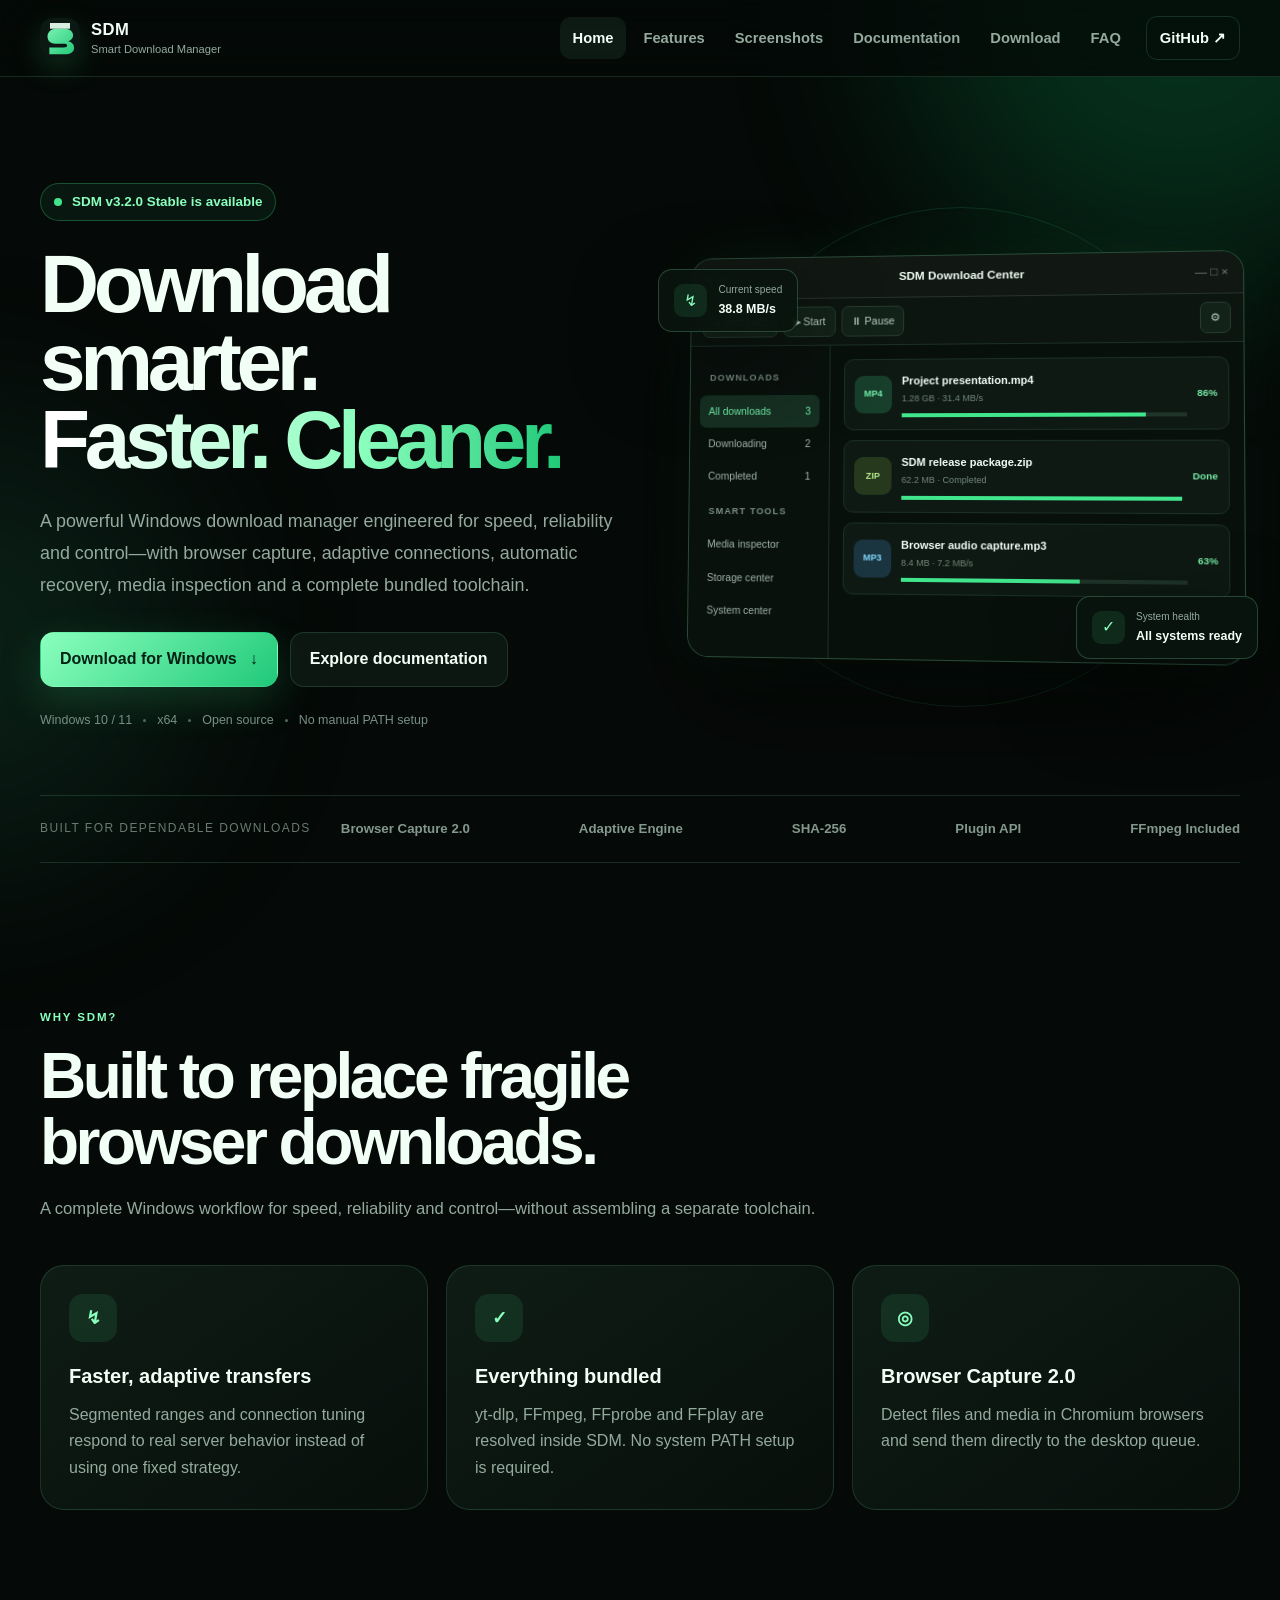
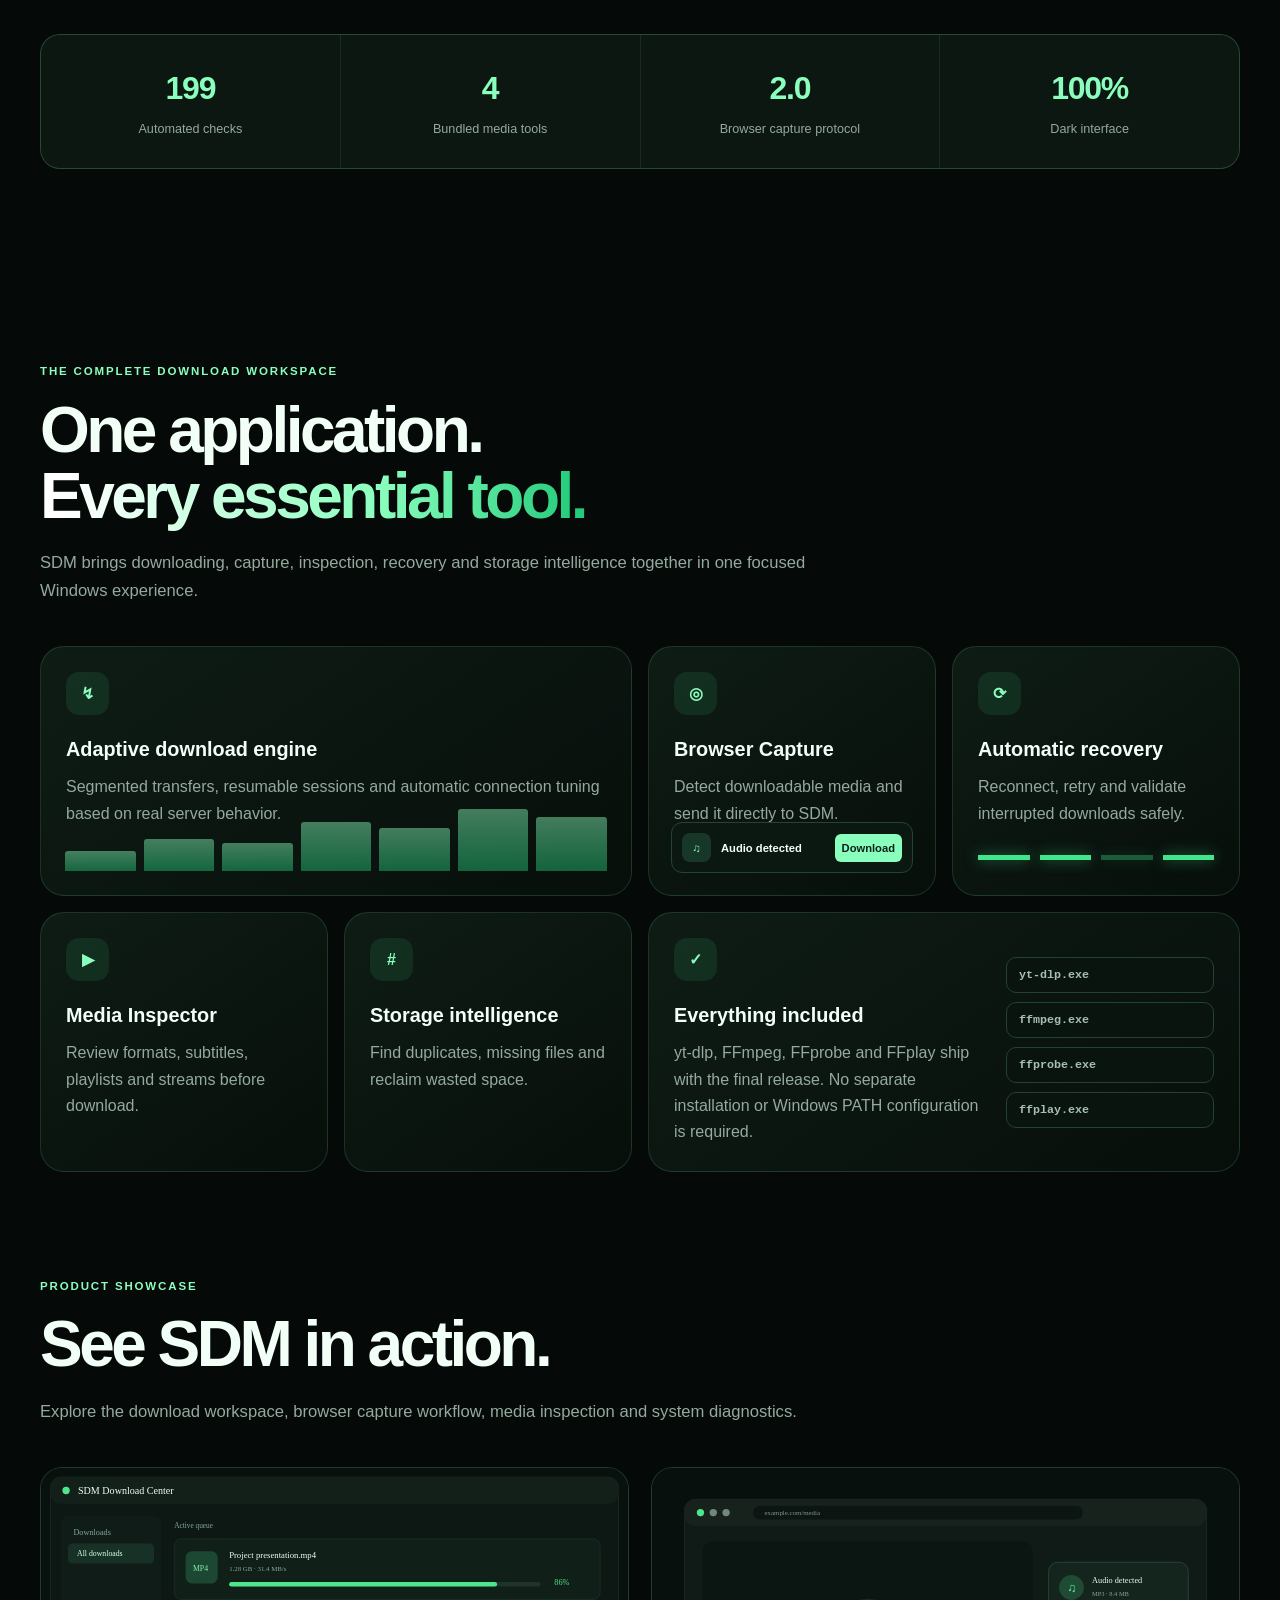
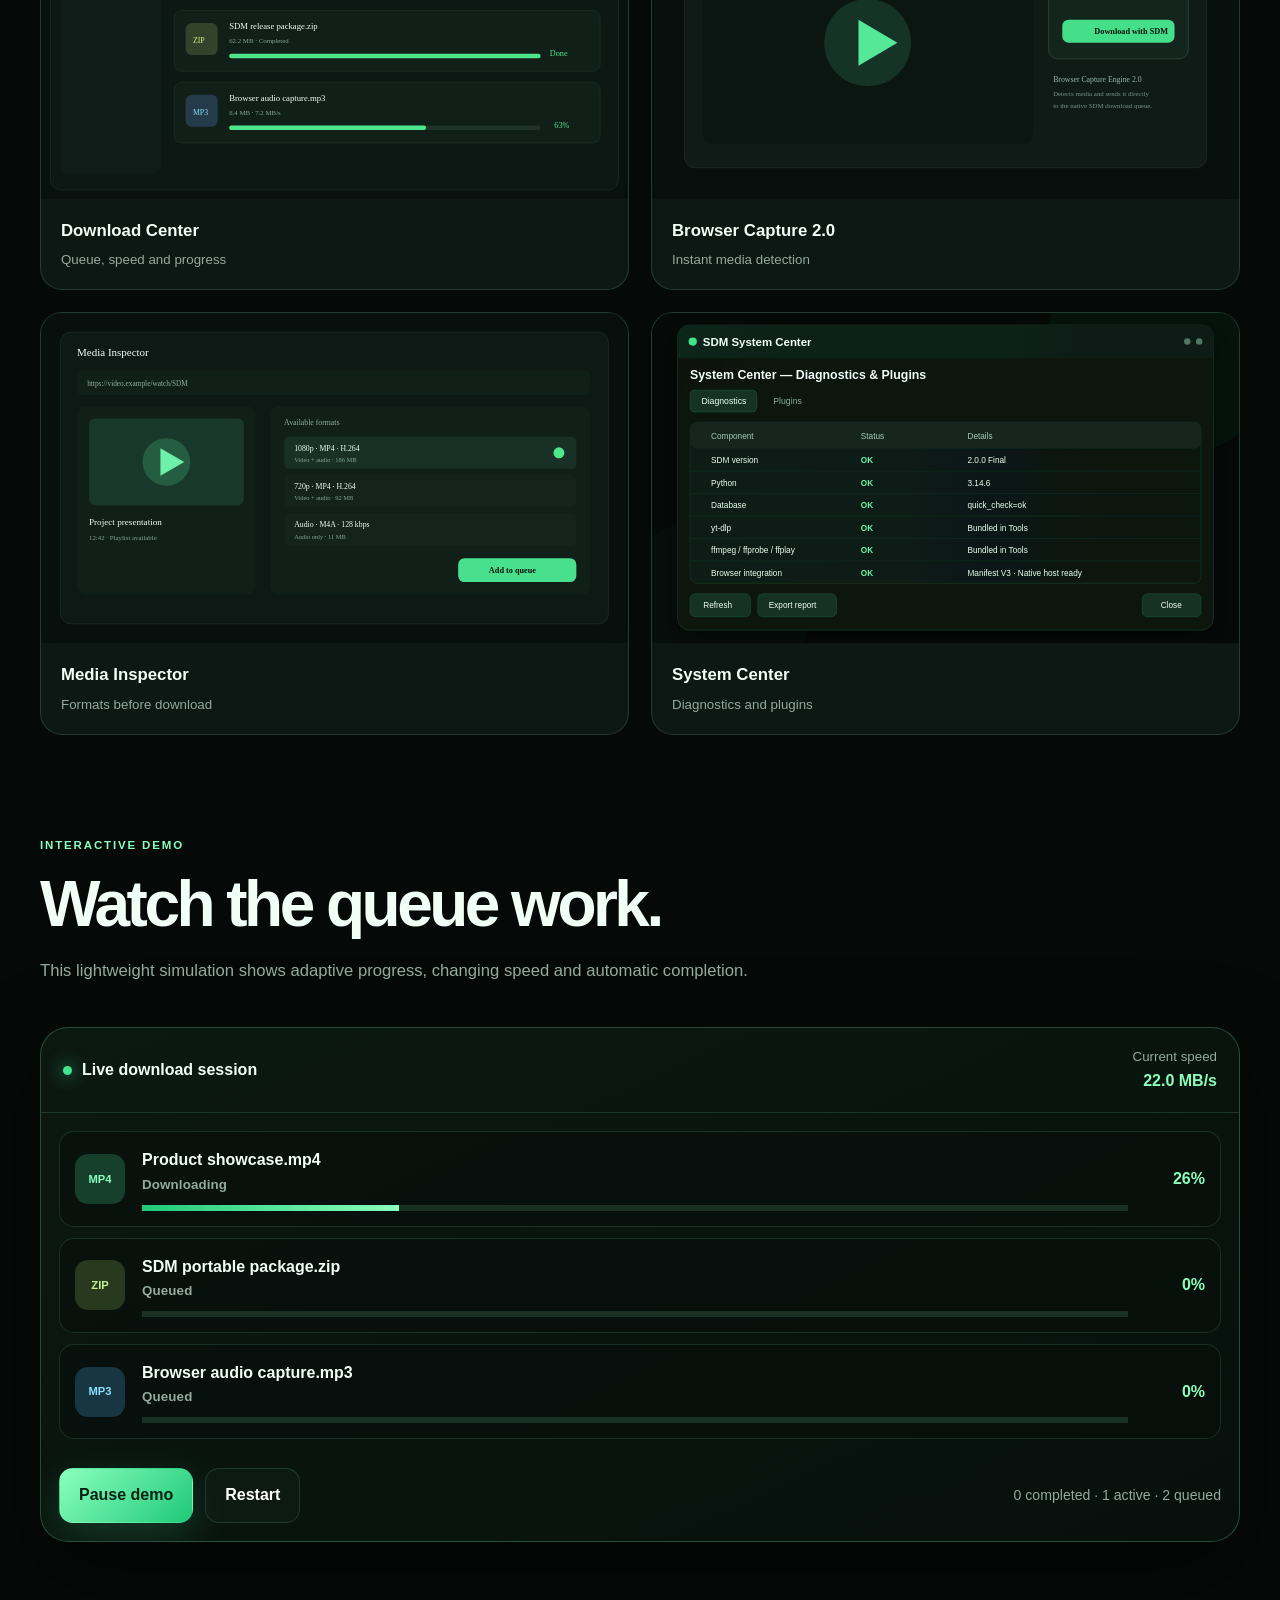
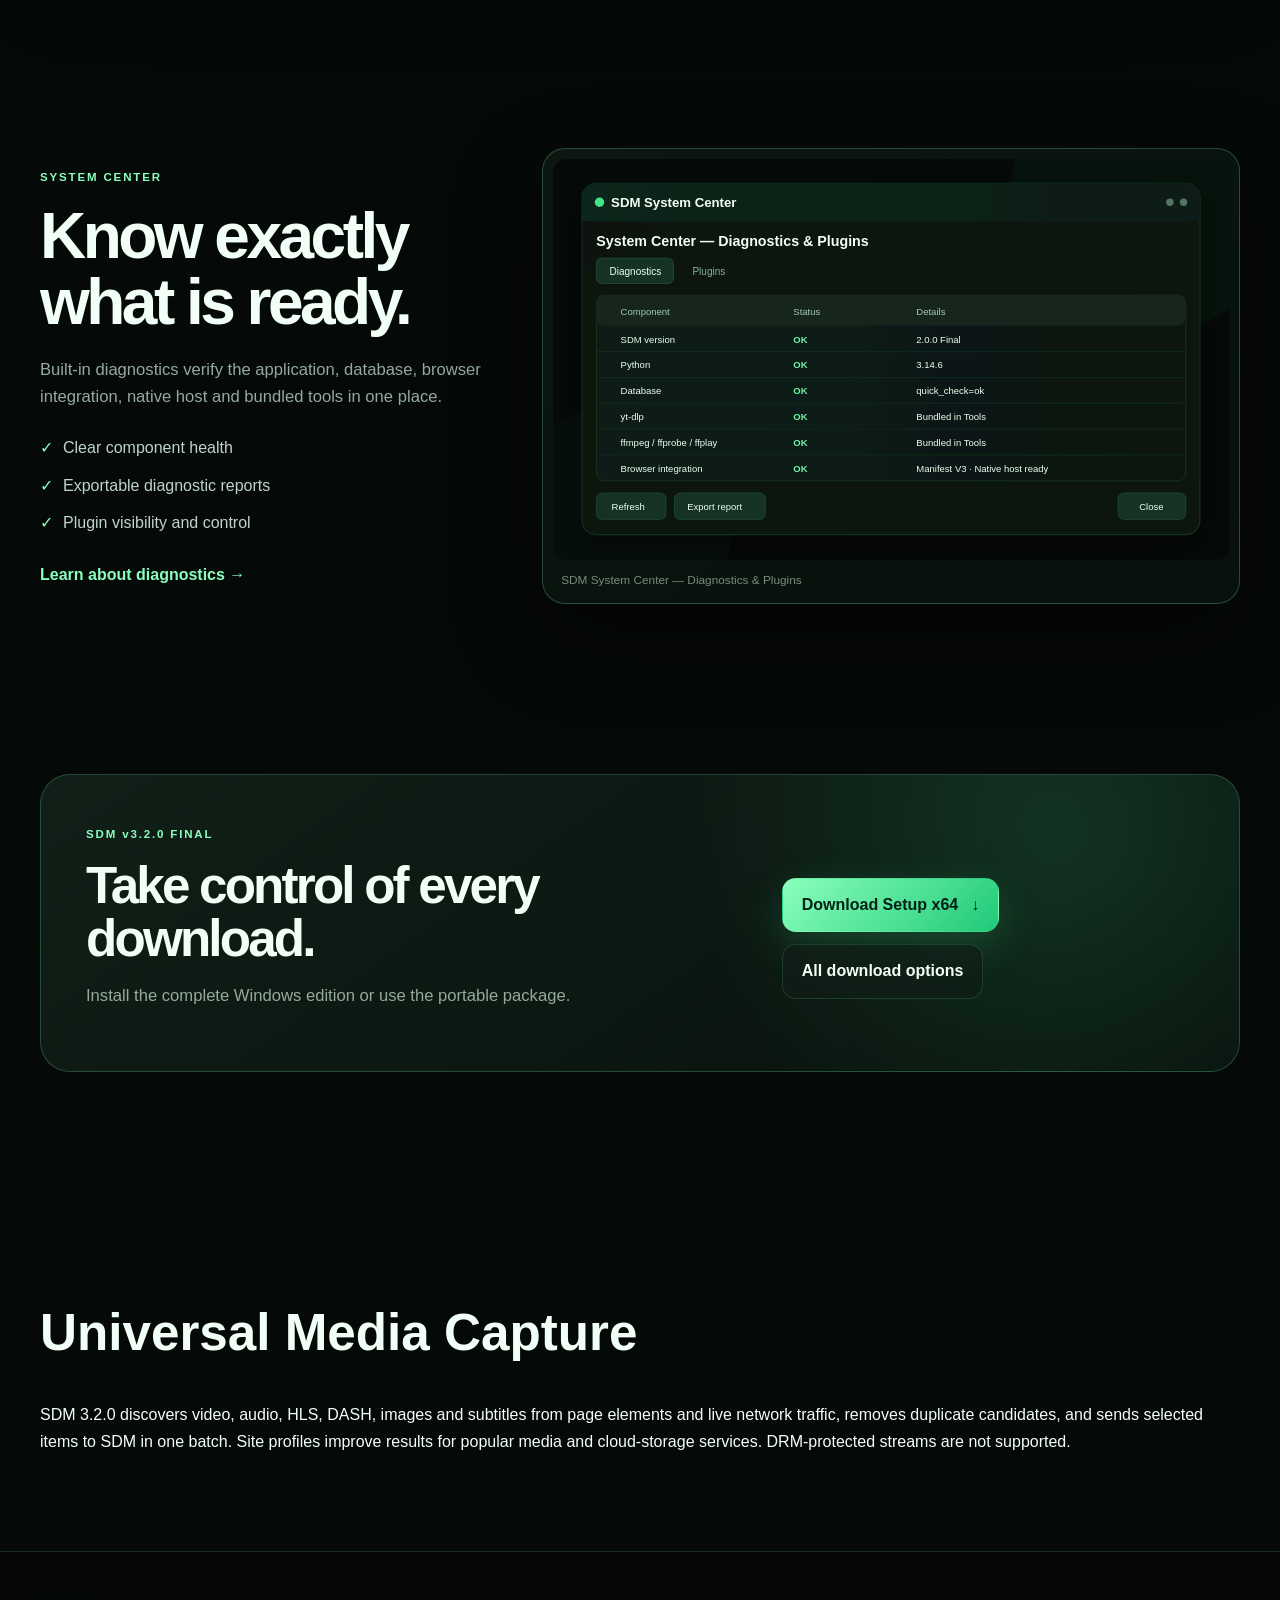
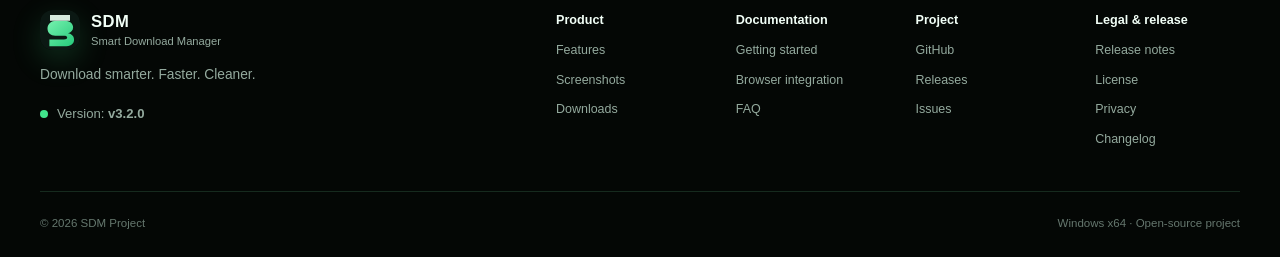
<file: docs/index.html>
<!DOCTYPE html>

<html lang="en">
<head>
<meta charset="utf-8"/>
<meta content="width=device-width,initial-scale=1" name="viewport"/>
<meta content="dark" name="color-scheme"/>
<meta content="#050907" name="theme-color"/>
<meta content="SDM is a modern Windows download manager with browser capture, resilient recovery, media inspection, smart rules, plugins and bundled tools." name="description"/>
<meta content="SDM — Smart Download Manager" property="og:title"/>
<meta content="Download smarter. Faster. Cleaner." property="og:description"/>
<meta content="website" property="og:type"/>
<meta content="assets/img/system-center-ready.svg" property="og:image"/>
<title>SDM — Smart Download Manager</title>
<link href="assets/img/logo.svg" rel="icon" type="image/svg+xml"/>
<link href="assets/css/site.css" rel="stylesheet"/>
</head>
<body>
<div aria-hidden="true" class="ambient ambient-one"></div>
<div aria-hidden="true" class="ambient ambient-two"></div>
<header class="site-header"><div class="container nav-inner"><a aria-label="SDM home" class="brand" href="index.html"><img alt="" height="40" src="assets/img/logo.svg" width="40"/><span><strong>SDM</strong><small>Smart Download Manager</small></span></a><button aria-expanded="false" aria-label="Open navigation" class="menu-btn" type="button"><span></span><span></span><span></span></button><nav aria-label="Primary navigation" class="nav-links"><a href="index.html">Home</a><a href="features.html">Features</a><a href="screenshots.html">Screenshots</a><a href="docs.html">Documentation</a><a href="download.html">Download</a><a href="faq.html">FAQ</a><a class="nav-github" data-repo="" href="#">GitHub <span>↗</span></a></nav></div></header>
<main>
<section class="hero section-shell">
<div class="container hero-grid">
<div class="hero-copy reveal">
<div class="release-pill"><span class="pulse"></span> SDM v3.2.0 Stable is available</div>
<h1>Download smarter.<br/><span>Faster. Cleaner.</span></h1>
<p class="hero-lead">A powerful Windows download manager engineered for speed, reliability and control—with browser capture, adaptive connections, automatic recovery, media inspection and a complete bundled toolchain.</p>
<div class="hero-actions">
<a class="btn btn-primary" data-release="setup" href="#"><span>Download for Windows</span><b>↓</b></a>
<a class="btn btn-secondary" href="docs.html">Explore documentation</a>
</div>
<div class="hero-meta">
<span>Windows 10 / 11</span><i></i><span>x64</span><i></i><span>Open source</span><i></i><span>No manual PATH setup</span>
</div>
</div>
<div class="product-stage reveal" data-delay="120">
<div class="stage-orbit orbit-a"></div><div class="stage-orbit orbit-b"></div>
<div class="app-window" data-parallax="">
<div class="app-titlebar"><div class="traffic"><span></span><span></span><span></span></div><strong>SDM Download Center</strong><div class="title-action">— □ ×</div></div>
<div class="app-toolbar"><button>＋ Add URL</button><button>▶ Start</button><button>⏸ Pause</button><span></span><button>⚙</button></div>
<div class="app-content">
<aside class="app-sidebar"><b>Downloads</b><a class="selected">All downloads <em>3</em></a><a>Downloading <em>2</em></a><a>Completed <em>1</em></a><b>Smart tools</b><a>Media inspector</a><a>Storage center</a><a>System center</a></aside>
<div class="app-list">
<div class="download-item"><div class="file-type video">MP4</div><div class="file-info"><strong>Project presentation.mp4</strong><small>1.28 GB · 31.4 MB/s</small><div class="progress"><span style="width:86%"></span></div></div><b class="percent">86%</b></div>
<div class="download-item"><div class="file-type archive">ZIP</div><div class="file-info"><strong>SDM release package.zip</strong><small>62.2 MB · Completed</small><div class="progress"><span style="width:100%"></span></div></div><b class="done">Done</b></div>
<div class="download-item"><div class="file-type audio">MP3</div><div class="file-info"><strong>Browser audio capture.mp3</strong><small>8.4 MB · 7.2 MB/s</small><div class="progress"><span style="width:63%"></span></div></div><b class="percent">63%</b></div>
</div>
</div>
</div>
<div class="stage-card card-speed"><span>↯</span><div><small>Current speed</small><strong>38.8 MB/s</strong></div></div>
<div class="stage-card card-health"><span>✓</span><div><small>System health</small><strong>All systems ready</strong></div></div>
</div>
</div>
<div class="container trusted-row reveal" data-delay="180"><span>Built for dependable downloads</span><div><b>Browser Capture 2.0</b><b>Adaptive Engine</b><b>SHA-256</b><b>Plugin API</b><b>FFmpeg Included</b></div></div>
</section><section class="why-section section-shell"><div class="container"><div class="section-heading reveal"><span class="kicker">WHY SDM?</span><h2>Built to replace fragile browser downloads.</h2><p>A complete Windows workflow for speed, reliability and control—without assembling a separate toolchain.</p></div><div class="why-grid"><article class="why-card reveal"><div class="feature-icon">↯</div><h3>Faster, adaptive transfers</h3><p>Segmented ranges and connection tuning respond to real server behavior instead of using one fixed strategy.</p></article><article class="why-card reveal" data-delay="70"><div class="feature-icon">✓</div><h3>Everything bundled</h3><p>yt-dlp, FFmpeg, FFprobe and FFplay are resolved inside SDM. No system PATH setup is required.</p></article><article class="why-card reveal" data-delay="140"><div class="feature-icon">◎</div><h3>Browser Capture 2.0</h3><p>Detect files and media in Chromium browsers and send them directly to the desktop queue.</p></article></div></div></section>
<section class="metrics section-shell">
<div class="container metric-grid reveal">
<article><strong>199</strong><span>Automated checks</span></article>
<article><strong>4</strong><span>Bundled media tools</span></article>
<article><strong>2.0</strong><span>Browser capture protocol</span></article>
<article><strong>100%</strong><span>Dark interface</span></article>
</div>
</section>
<section class="showcase section-shell">
<div class="container">
<div class="section-heading reveal"><span class="kicker">THE COMPLETE DOWNLOAD WORKSPACE</span><h2>One application.<br/><span>Every essential tool.</span></h2><p>SDM brings downloading, capture, inspection, recovery and storage intelligence together in one focused Windows experience.</p></div>
<div class="feature-bento">
<article class="bento-card bento-wide reveal"><div class="icon-box">↯</div><h3>Adaptive download engine</h3><p>Segmented transfers, resumable sessions and automatic connection tuning based on real server behavior.</p><div class="mini-chart"><i style="height:30%"></i><i style="height:48%"></i><i style="height:42%"></i><i style="height:72%"></i><i style="height:64%"></i><i style="height:92%"></i><i style="height:80%"></i></div></article>
<article class="bento-card reveal" data-delay="80"><div class="icon-box">◎</div><h3>Browser Capture</h3><p>Detect downloadable media and send it directly to SDM.</p><div class="browser-chip"><span>♫</span><b>Audio detected</b><em>Download</em></div></article>
<article class="bento-card reveal" data-delay="120"><div class="icon-box">⟳</div><h3>Automatic recovery</h3><p>Reconnect, retry and validate interrupted downloads safely.</p><div class="recovery-line"><span></span><span></span><span></span><span></span></div></article>
<article class="bento-card reveal"><div class="icon-box">▶</div><h3>Media Inspector</h3><p>Review formats, subtitles, playlists and streams before download.</p></article>
<article class="bento-card reveal" data-delay="80"><div class="icon-box">#</div><h3>Storage intelligence</h3><p>Find duplicates, missing files and reclaim wasted space.</p></article>
<article class="bento-card bento-wide tools-card reveal" data-delay="120"><div><div class="icon-box">✓</div><h3>Everything included</h3><p>yt-dlp, FFmpeg, FFprobe and FFplay ship with the final release. No separate installation or Windows PATH configuration is required.</p></div><div class="tool-list"><span>yt-dlp.exe</span><span>ffmpeg.exe</span><span>ffprobe.exe</span><span>ffplay.exe</span></div></article>
</div>
</div>
</section>
<section class="gallery-section section-shell" id="screenshots">
<div class="container">
<div class="section-heading reveal"><span class="kicker">PRODUCT SHOWCASE</span><h2>See SDM in action.</h2><p>Explore the download workspace, browser capture workflow, media inspection and system diagnostics.</p></div>
<div class="shot-grid">
<button class="shot-card reveal" data-caption="Download Center — adaptive queue and live progress" data-gallery="assets/img/download-center.svg"><img alt="SDM Download Center interface" loading="lazy" src="assets/img/download-center.svg"/><span><b>Download Center</b><small>Queue, speed and progress</small></span></button>
<button class="shot-card reveal" data-caption="Browser Capture Engine 2.0 — detect media directly in the browser" data-delay="70" data-gallery="assets/img/browser-capture.svg"><img alt="SDM Browser Capture interface" loading="lazy" src="assets/img/browser-capture.svg"/><span><b>Browser Capture 2.0</b><small>Instant media detection</small></span></button>
<button class="shot-card reveal" data-caption="Media Inspector — choose formats, audio and playlists" data-delay="120" data-gallery="assets/img/media-inspector.svg"><img alt="SDM Media Inspector interface" loading="lazy" src="assets/img/media-inspector.svg"/><span><b>Media Inspector</b><small>Formats before download</small></span></button>
<button class="shot-card reveal" data-caption="System Center — diagnostics, bundled tools and plugins" data-delay="170" data-gallery="assets/img/system-center-ready.svg"><img alt="SDM System Center interface" loading="lazy" src="assets/img/system-center-ready.svg"/><span><b>System Center</b><small>Diagnostics and plugins</small></span></button>
</div>
</div>
</section>
<section class="demo-section section-shell"><div class="container"><div class="section-heading reveal"><span class="kicker">INTERACTIVE DEMO</span><h2>Watch the queue work.</h2><p>This lightweight simulation shows adaptive progress, changing speed and automatic completion.</p></div><div class="demo-shell reveal" data-demo=""><div class="demo-top"><div><span class="demo-dot"></span><strong>Live download session</strong></div><div class="demo-speed"><small>Current speed</small><b data-demo-speed="">24.6 MB/s</b></div></div><div class="demo-list"><article data-demo-item="0"><span class="demo-type">MP4</span><div><strong>Product showcase.mp4</strong><small data-demo-status="">Downloading</small><div class="demo-progress"><i data-demo-bar=""></i></div></div><b data-demo-percent="">12%</b></article><article data-demo-item="1"><span class="demo-type zip">ZIP</span><div><strong>SDM portable package.zip</strong><small data-demo-status="">Queued</small><div class="demo-progress"><i data-demo-bar=""></i></div></div><b data-demo-percent="">0%</b></article><article data-demo-item="2"><span class="demo-type mp3">MP3</span><div><strong>Browser audio capture.mp3</strong><small data-demo-status="">Queued</small><div class="demo-progress"><i data-demo-bar=""></i></div></div><b data-demo-percent="">0%</b></article></div><div class="demo-actions"><button class="btn btn-primary" data-demo-toggle="" type="button">Pause demo</button><button class="btn btn-secondary" data-demo-reset="" type="button">Restart</button><span data-demo-summary="">1 active · 2 queued</span></div></div></div></section><section class="system-preview section-shell">
<div class="container preview-grid">
<div class="preview-copy reveal"><span class="kicker">SYSTEM CENTER</span><h2>Know exactly what is ready.</h2><p>Built-in diagnostics verify the application, database, browser integration, native host and bundled tools in one place.</p><ul><li>Clear component health</li><li>Exportable diagnostic reports</li><li>Plugin visibility and control</li></ul><a class="text-link" href="docs.html">Learn about diagnostics →</a></div>
<figure class="screenshot-frame reveal" data-delay="100"><img alt="SDM System Center diagnostics window" loading="lazy" src="assets/img/system-center-ready.svg"/><figcaption>SDM System Center — Diagnostics &amp; Plugins</figcaption></figure>
</div>
</section>
<section class="cta section-shell">
<div class="container cta-panel reveal"><div><span class="kicker">SDM v3.2.0 FINAL</span><h2>Take control of every download.</h2><p>Install the complete Windows edition or use the portable package.</p></div><div class="cta-actions"><a class="btn btn-primary" data-release="setup" href="#">Download Setup x64 <b>↓</b></a><a class="btn btn-secondary" href="download.html">All download options</a></div></div>
</section>

<section class="section"><div class="container"><h2>Universal Media Capture</h2><p>SDM 3.2.0 discovers video, audio, HLS, DASH, images and subtitles from page elements and live network traffic, removes duplicate candidates, and sends selected items to SDM in one batch. Site profiles improve results for popular media and cloud-storage services. DRM-protected streams are not supported.</p></div></section>
</main>
<footer class="site-footer"><div class="container footer-main"><div class="footer-brand"><a class="brand" href="index.html"><img alt="" height="40" src="assets/img/logo.svg" width="40"/><span><strong>SDM</strong><small>Smart Download Manager</small></span></a><p>Download smarter. Faster. Cleaner.</p><div class="footer-release"><span class="pulse"></span><span>Version: <b data-latest-version="">v3.2.0</b></span></div></div><div class="footer-links footer-links-pro"><div><strong>Product</strong><a href="features.html">Features</a><a href="screenshots.html">Screenshots</a><a href="download.html">Downloads</a></div><div><strong>Documentation</strong><a href="docs.html">Getting started</a><a href="docs.html#browser">Browser integration</a><a href="faq.html">FAQ</a></div><div><strong>Project</strong><a data-repo="" href="#">GitHub</a><a data-releases="" href="#">Releases</a><a data-issues="" href="#">Issues</a></div><div><strong>Legal &amp; release</strong><a href="release-notes.html">Release notes</a><a href="license.html">License</a><a href="privacy.html">Privacy</a><a href="changelog.html">Changelog</a></div></div></div><div class="container footer-bottom"><span>© <span data-year=""></span> SDM Project</span><span>Windows x64 · Open-source project</span></div></footer>
<div aria-label="Screenshot viewer" aria-modal="true" class="gallery-modal" hidden="" role="dialog">
<button aria-label="Close screenshot" class="gallery-close" type="button">×</button>
<button aria-label="Previous screenshot" class="gallery-nav gallery-prev" type="button">‹</button>
<figure><img alt=""/><figcaption></figcaption></figure>
<button aria-label="Next screenshot" class="gallery-nav gallery-next" type="button">›</button>
</div>
<script src="assets/js/site.js"></script>
</body>
</html>
</file>
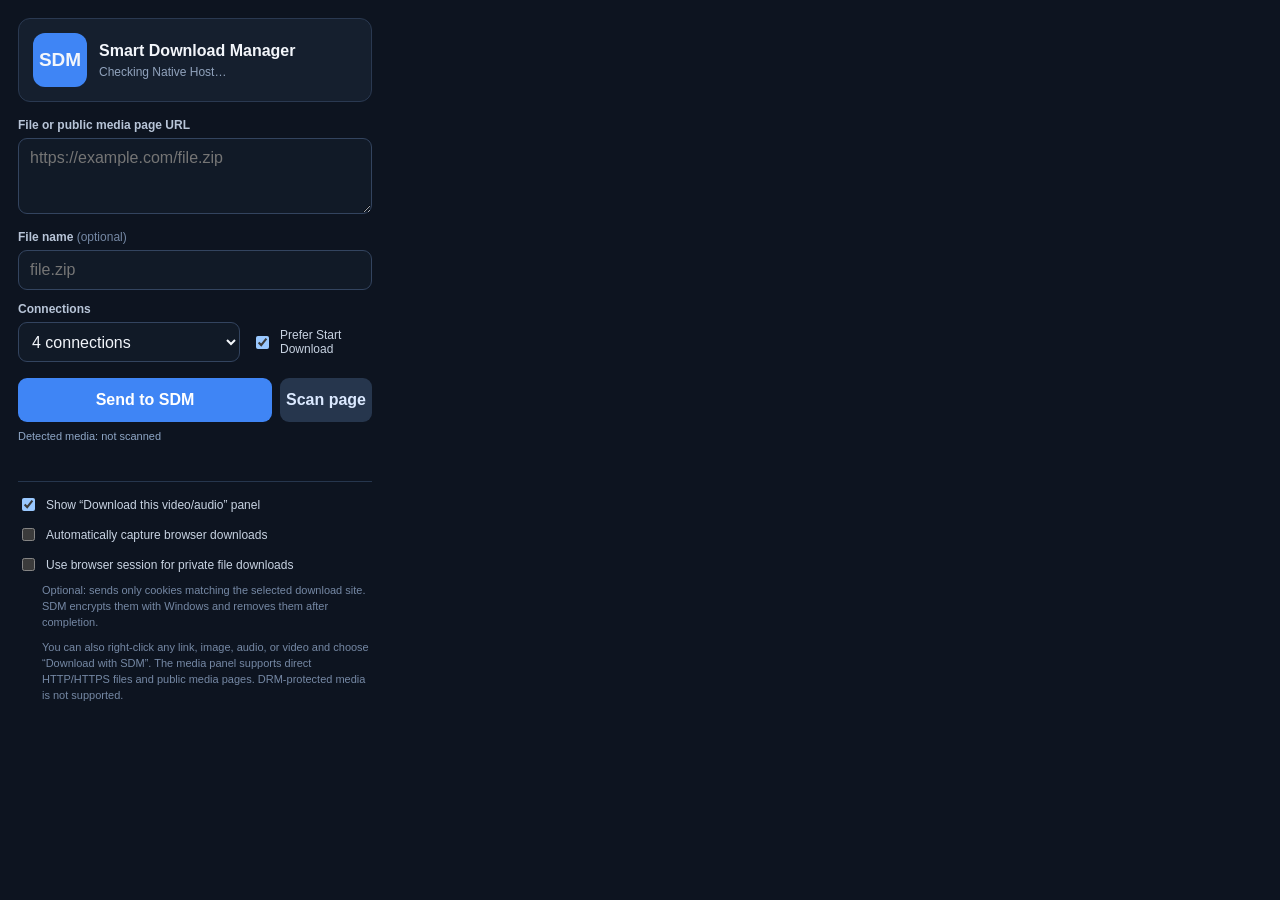
<file: browser_extension/popup.html>
<!doctype html>
<html lang="en">
  <head>
    <meta charset="utf-8">
    <meta name="viewport" content="width=device-width, initial-scale=1">
    <title>SDM Integration</title>
    <link rel="stylesheet" href="popup.css">
  </head>
  <body>
    <main>
      <header>
        <div class="brand">SDM</div>
        <div>
          <h1>Smart Download Manager</h1>
          <p id="connectionStatus">Checking Native Host…</p>
        </div>
      </header>

      <label for="url">File or public media page URL</label>
      <textarea
        id="url"
        rows="3"
        placeholder="https://example.com/file.zip"
      ></textarea>

      <label for="filename">File name <span>(optional)</span></label>
      <input id="filename" type="text" placeholder="file.zip">

      <div class="grid">
        <div>
          <label for="connections">Connections</label>
          <select id="connections">
            <option value="1">1 connection</option>
            <option value="2">2 connections</option>
            <option value="4" selected>4 connections</option>
            <option value="8">8 connections</option>
            <option value="16">16 connections</option>
          </select>
        </div>
        <label class="check start-check">
          <input id="startImmediately" type="checkbox" checked>
          <span>Prefer Start Download</span>
        </label>
      </div>

      <div class="action-row">
        <button id="send" type="button">Send to SDM</button>
        <button id="scanPage" class="secondary" type="button">Scan page</button>
      </div>
      <p id="mediaSummary" class="media-summary">Detected media: not scanned</p>
      <section id="candidatePanel" class="candidate-panel" hidden>
        <div class="candidate-head"><strong>Detected media</strong><button id="downloadSelected" class="secondary" type="button">Download selected</button></div>
        <div id="candidateList" class="candidate-list"></div>
      </section>
      <p id="result" role="status"></p>

      <section class="settings">
        <label class="check">
          <input id="showMediaPanel" type="checkbox" checked>
          <span>Show “Download this video/audio” panel</span>
        </label>
        <label class="check">
          <input id="interceptDownloads" type="checkbox">
          <span>Automatically capture browser downloads</span>
        </label>
        <label class="check">
          <input id="useBrowserSession" type="checkbox">
          <span>Use browser session for private file downloads</span>
        </label>
        <p class="privacy-note">
          Optional: sends only cookies matching the selected download site.
          SDM encrypts them with Windows and removes them after completion.
        </p>
        <p>
          You can also right-click any link, image, audio, or video and choose
          “Download with SDM”. The media panel supports direct HTTP/HTTPS
          files and public media pages. DRM-protected media is not supported.
        </p>
      </section>
    </main>
    <script src="popup.js"></script>
  </body>
</html>
</file>
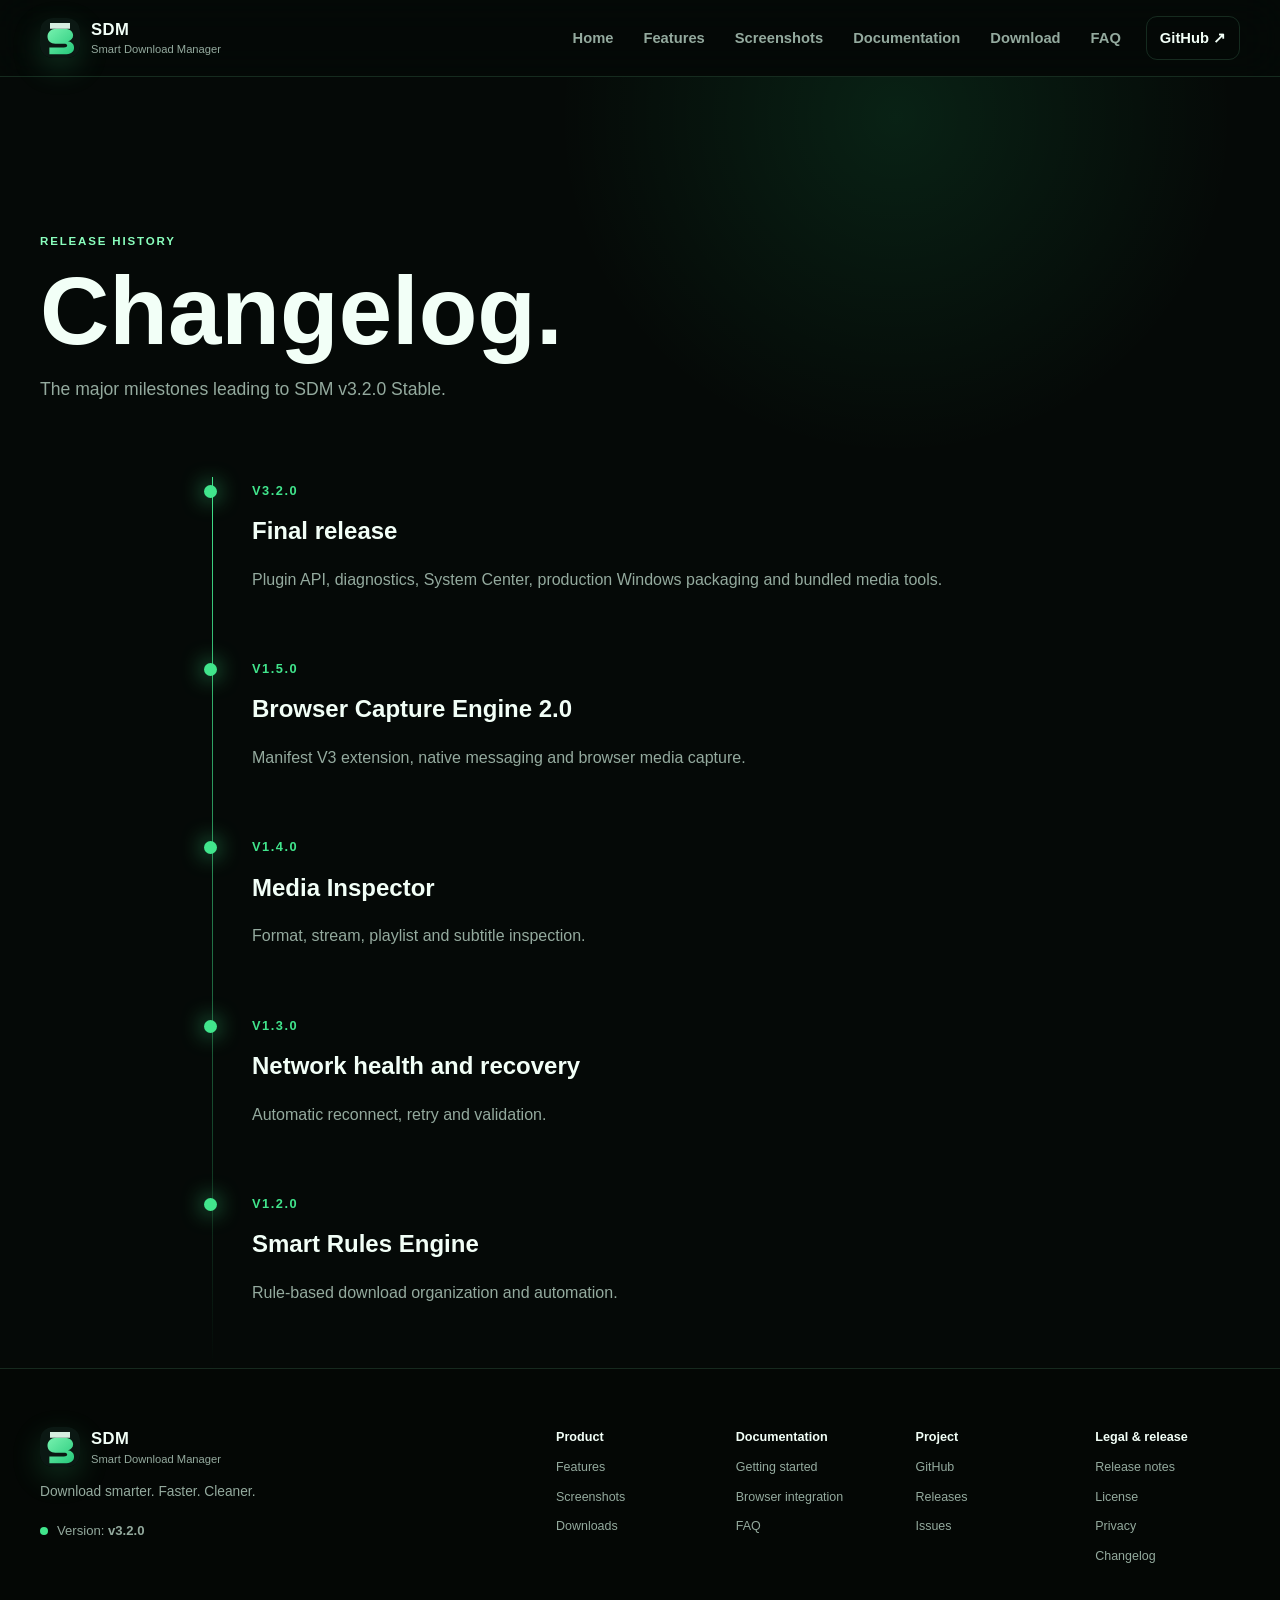
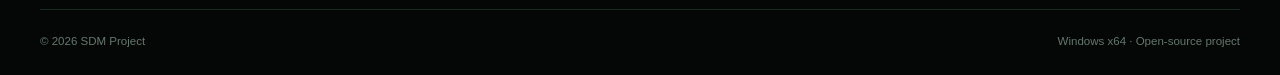
<file: docs/changelog.html>
<!DOCTYPE html>
<html lang="en"><head><meta charset="utf-8"/><meta content="width=device-width,initial-scale=1" name="viewport"/><meta content="dark" name="color-scheme"/><meta content="#050907" name="theme-color"/><meta content="SDM release history and changelog." name="description"/><title>Changelog — SDM</title><link href="assets/img/logo.svg" rel="icon" type="image/svg+xml"/><link href="assets/css/site.css" rel="stylesheet"/></head><body><header class="site-header"><div class="container nav-inner"><a aria-label="SDM home" class="brand" href="index.html"><img alt="" height="40" src="assets/img/logo.svg" width="40"/><span><strong>SDM</strong><small>Smart Download Manager</small></span></a><button aria-expanded="false" aria-label="Open navigation" class="menu-btn" type="button"><span></span><span></span><span></span></button><nav aria-label="Primary navigation" class="nav-links"><a href="index.html">Home</a><a href="features.html">Features</a><a href="screenshots.html">Screenshots</a><a href="docs.html">Documentation</a><a href="download.html">Download</a><a href="faq.html">FAQ</a><a class="nav-github" data-repo="" href="#">GitHub <span>↗</span></a></nav></div></header><main><section class="page-hero compact"><div class="container"><span class="kicker">RELEASE HISTORY</span><h1>Changelog.</h1><p>The major milestones leading to SDM v3.2.0 Stable.</p></div></section><section class="section-shell"><div class="container timeline"><article><span>v3.2.0</span><h2>Final release</h2><p>Plugin API, diagnostics, System Center, production Windows packaging and bundled media tools.</p></article><article><span>v1.5.0</span><h2>Browser Capture Engine 2.0</h2><p>Manifest V3 extension, native messaging and browser media capture.</p></article><article><span>v1.4.0</span><h2>Media Inspector</h2><p>Format, stream, playlist and subtitle inspection.</p></article><article><span>v1.3.0</span><h2>Network health and recovery</h2><p>Automatic reconnect, retry and validation.</p></article><article><span>v1.2.0</span><h2>Smart Rules Engine</h2><p>Rule-based download organization and automation.</p></article></div></section></main><footer class="site-footer"><div class="container footer-main"><div class="footer-brand"><a class="brand" href="index.html"><img alt="" height="40" src="assets/img/logo.svg" width="40"/><span><strong>SDM</strong><small>Smart Download Manager</small></span></a><p>Download smarter. Faster. Cleaner.</p><div class="footer-release"><span class="pulse"></span><span>Version: <b data-latest-version="">v3.2.0</b></span></div></div><div class="footer-links footer-links-pro"><div><strong>Product</strong><a href="features.html">Features</a><a href="screenshots.html">Screenshots</a><a href="download.html">Downloads</a></div><div><strong>Documentation</strong><a href="docs.html">Getting started</a><a href="docs.html#browser">Browser integration</a><a href="faq.html">FAQ</a></div><div><strong>Project</strong><a data-repo="" href="#">GitHub</a><a data-releases="" href="#">Releases</a><a data-issues="" href="#">Issues</a></div><div><strong>Legal &amp; release</strong><a href="release-notes.html">Release notes</a><a href="license.html">License</a><a href="privacy.html">Privacy</a><a href="changelog.html">Changelog</a></div></div></div><div class="container footer-bottom"><span>© <span data-year=""></span> SDM Project</span><span>Windows x64 · Open-source project</span></div></footer><script src="assets/js/site.js"></script></body></html>
</file>
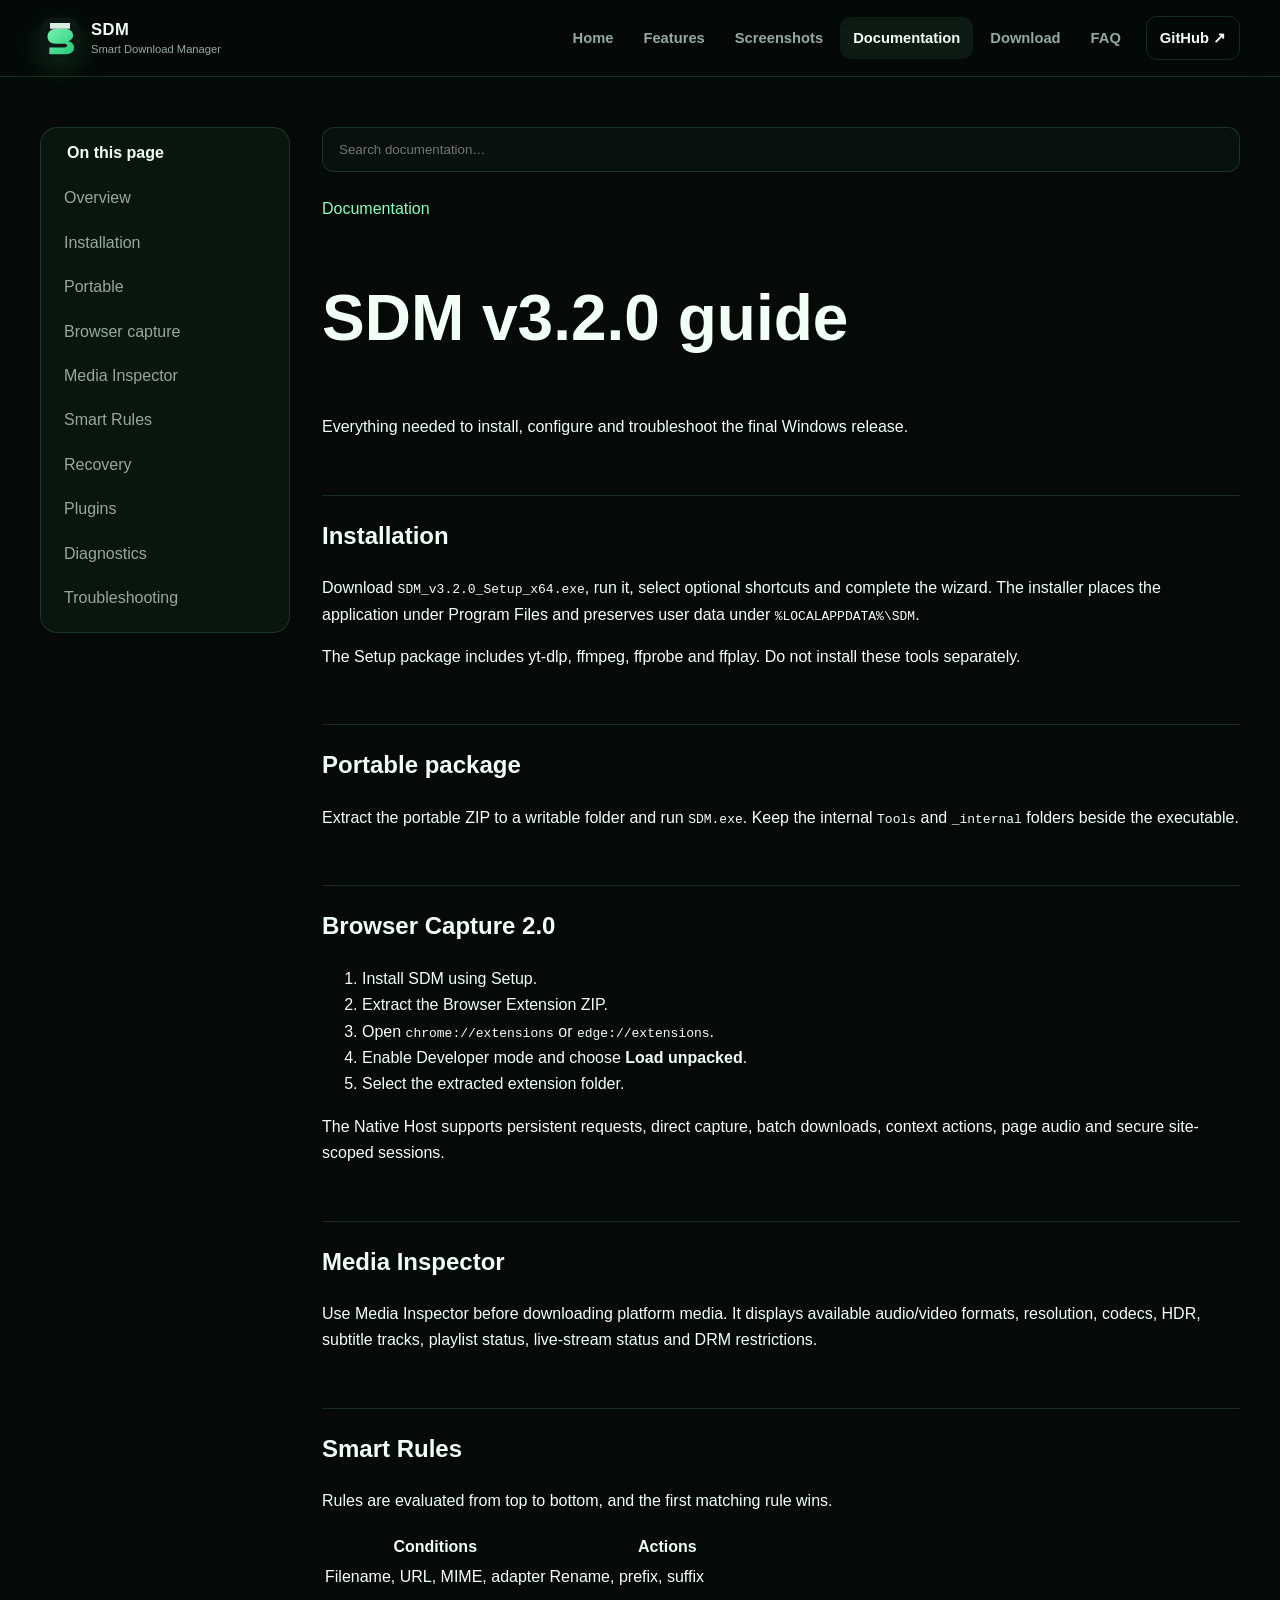
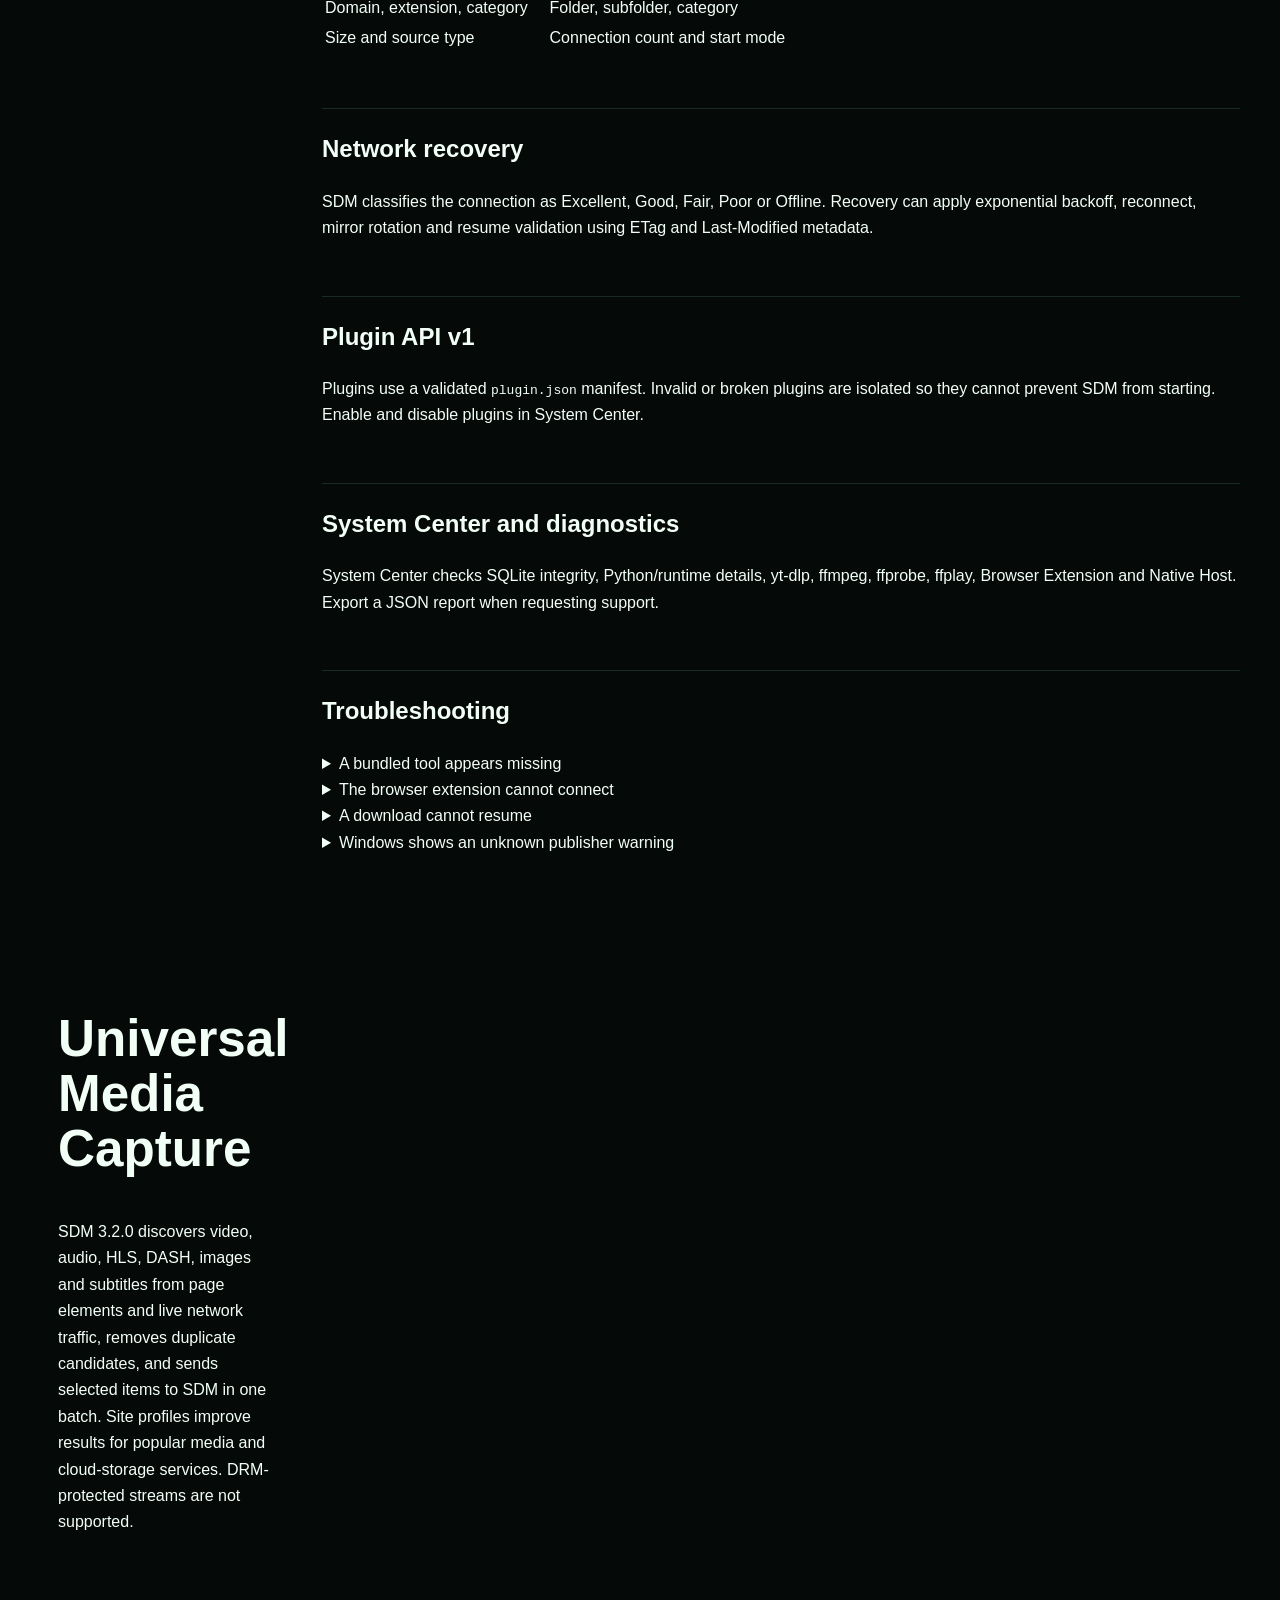
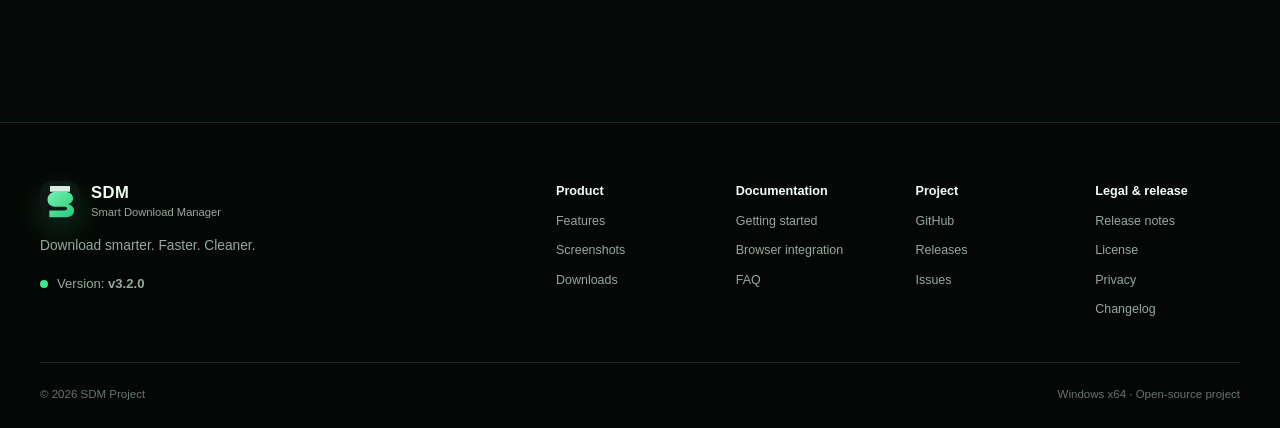
<file: docs/docs.html>
<!DOCTYPE html>

<html lang="en"><head><meta charset="utf-8"/><meta content="width=device-width,initial-scale=1" name="viewport"/><meta content="dark" name="color-scheme"/><meta content="#07100d" name="theme-color"/><title>Documentation — SDM</title><link href="assets/css/site.css" rel="stylesheet"/><link href="assets/img/logo.svg" rel="icon" type="image/svg+xml"/></head><body><header class="site-header"><div class="container nav-inner"><a aria-label="SDM home" class="brand" href="index.html"><img alt="" height="40" src="assets/img/logo.svg" width="40"/><span><strong>SDM</strong><small>Smart Download Manager</small></span></a><button aria-expanded="false" aria-label="Open navigation" class="menu-btn" type="button"><span></span><span></span><span></span></button><nav aria-label="Primary navigation" class="nav-links"><a href="index.html">Home</a><a href="features.html">Features</a><a href="screenshots.html">Screenshots</a><a href="docs.html">Documentation</a><a href="download.html">Download</a><a href="faq.html">FAQ</a><a class="nav-github" data-repo="" href="#">GitHub <span>↗</span></a></nav></div></header><main class="container docs-layout"><aside class="sidebar"><strong class="sidebar-title">On this page</strong><a href="#overview">Overview</a><a href="#install">Installation</a><a href="#portable">Portable</a><a href="#browser">Browser capture</a><a href="#media">Media Inspector</a><a href="#rules">Smart Rules</a><a href="#recovery">Recovery</a><a href="#plugins">Plugins</a><a href="#diagnostics">Diagnostics</a><a href="#troubleshooting">Troubleshooting</a></aside><article class="doc-content" data-docs-search-root=""><input aria-label="Search documentation" class="docs-search" data-docs-search="" placeholder="Search documentation…" type="search"/><section data-searchable="" id="overview"><span class="eyebrow">Documentation</span><h1>SDM v3.2.0 guide</h1><p class="lead">Everything needed to install, configure and troubleshoot the final Windows release.</p></section><section data-searchable="" id="install"><h2>Installation</h2><p>Download <code>SDM_v3.2.0_Setup_x64.exe</code>, run it, select optional shortcuts and complete the wizard. The installer places the application under Program Files and preserves user data under <code>%LOCALAPPDATA%\SDM</code>.</p><div class="notice">The Setup package includes yt-dlp, ffmpeg, ffprobe and ffplay. Do not install these tools separately.</div></section><section data-searchable="" id="portable"><h2>Portable package</h2><p>Extract the portable ZIP to a writable folder and run <code>SDM.exe</code>. Keep the internal <code>Tools</code> and <code>_internal</code> folders beside the executable.</p></section><section data-searchable="" id="browser"><h2>Browser Capture 2.0</h2><ol><li>Install SDM using Setup.</li><li>Extract the Browser Extension ZIP.</li><li>Open <code>chrome://extensions</code> or <code>edge://extensions</code>.</li><li>Enable Developer mode and choose <strong>Load unpacked</strong>.</li><li>Select the extracted extension folder.</li></ol><p>The Native Host supports persistent requests, direct capture, batch downloads, context actions, page audio and secure site-scoped sessions.</p></section><section data-searchable="" id="media"><h2>Media Inspector</h2><p>Use Media Inspector before downloading platform media. It displays available audio/video formats, resolution, codecs, HDR, subtitle tracks, playlist status, live-stream status and DRM restrictions.</p></section><section data-searchable="" id="rules"><h2>Smart Rules</h2><p>Rules are evaluated from top to bottom, and the first matching rule wins.</p><div class="table-wrap"><table><thead><tr><th>Conditions</th><th>Actions</th></tr></thead><tbody><tr><td>Filename, URL, MIME, adapter</td><td>Rename, prefix, suffix</td></tr><tr><td>Domain, extension, category</td><td>Folder, subfolder, category</td></tr><tr><td>Size and source type</td><td>Connection count and start mode</td></tr></tbody></table></div></section><section data-searchable="" id="recovery"><h2>Network recovery</h2><p>SDM classifies the connection as Excellent, Good, Fair, Poor or Offline. Recovery can apply exponential backoff, reconnect, mirror rotation and resume validation using ETag and Last-Modified metadata.</p></section><section data-searchable="" id="plugins"><h2>Plugin API v1</h2><p>Plugins use a validated <code>plugin.json</code> manifest. Invalid or broken plugins are isolated so they cannot prevent SDM from starting. Enable and disable plugins in System Center.</p></section><section data-searchable="" id="diagnostics"><h2>System Center and diagnostics</h2><p>System Center checks SQLite integrity, Python/runtime details, yt-dlp, ffmpeg, ffprobe, ffplay, Browser Extension and Native Host. Export a JSON report when requesting support.</p></section><section class="faq" data-searchable="" id="troubleshooting"><h2>Troubleshooting</h2><details><summary>A bundled tool appears missing</summary><p>Confirm the installed application contains a <code>Tools</code> folder with all four executables. Reinstall using the final Setup package if the folder is incomplete.</p></details><details><summary>The browser extension cannot connect</summary><p>Confirm SDM was installed using Setup, restart the browser, verify the extension ID and run System Center diagnostics.</p></details><details><summary>A download cannot resume</summary><p>The server may not support byte ranges or its validator may have changed. SDM safely restarts when resuming could corrupt the file.</p></details><details><summary>Windows shows an unknown publisher warning</summary><p>The current release is unsigned. Verify the SHA-256 checksum before running it. Code signing can be added to a future distribution pipeline.</p></details></section></article>
<section class="section"><div class="container"><h2>Universal Media Capture</h2><p>SDM 3.2.0 discovers video, audio, HLS, DASH, images and subtitles from page elements and live network traffic, removes duplicate candidates, and sends selected items to SDM in one batch. Site profiles improve results for popular media and cloud-storage services. DRM-protected streams are not supported.</p></div></section>
</main><footer class="site-footer"><div class="container footer-main"><div class="footer-brand"><a class="brand" href="index.html"><img alt="" height="40" src="assets/img/logo.svg" width="40"/><span><strong>SDM</strong><small>Smart Download Manager</small></span></a><p>Download smarter. Faster. Cleaner.</p><div class="footer-release"><span class="pulse"></span><span>Version: <b data-latest-version="">v3.2.0</b></span></div></div><div class="footer-links footer-links-pro"><div><strong>Product</strong><a href="features.html">Features</a><a href="screenshots.html">Screenshots</a><a href="download.html">Downloads</a></div><div><strong>Documentation</strong><a href="docs.html">Getting started</a><a href="docs.html#browser">Browser integration</a><a href="faq.html">FAQ</a></div><div><strong>Project</strong><a data-repo="" href="#">GitHub</a><a data-releases="" href="#">Releases</a><a data-issues="" href="#">Issues</a></div><div><strong>Legal &amp; release</strong><a href="release-notes.html">Release notes</a><a href="license.html">License</a><a href="privacy.html">Privacy</a><a href="changelog.html">Changelog</a></div></div></div><div class="container footer-bottom"><span>© <span data-year=""></span> SDM Project</span><span>Windows x64 · Open-source project</span></div></footer><script src="assets/js/site.js"></script></body></html>
</file>
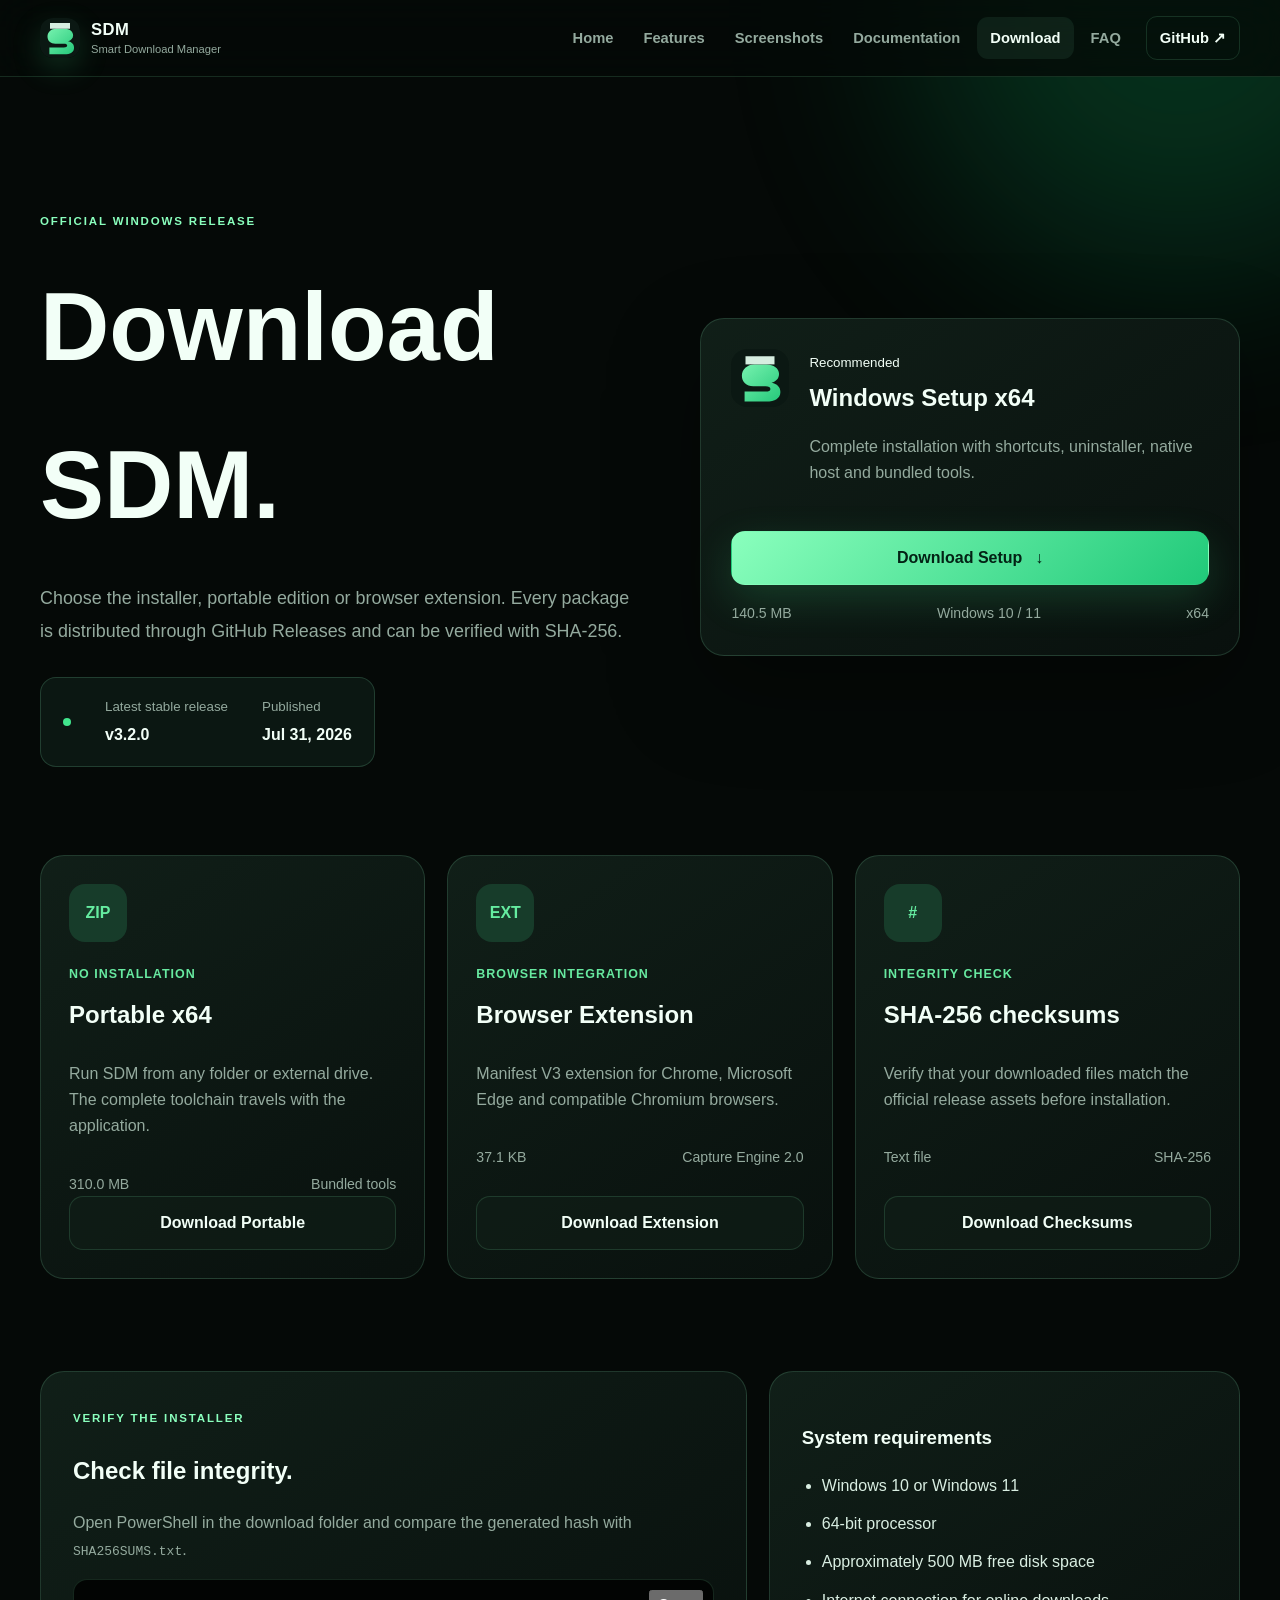
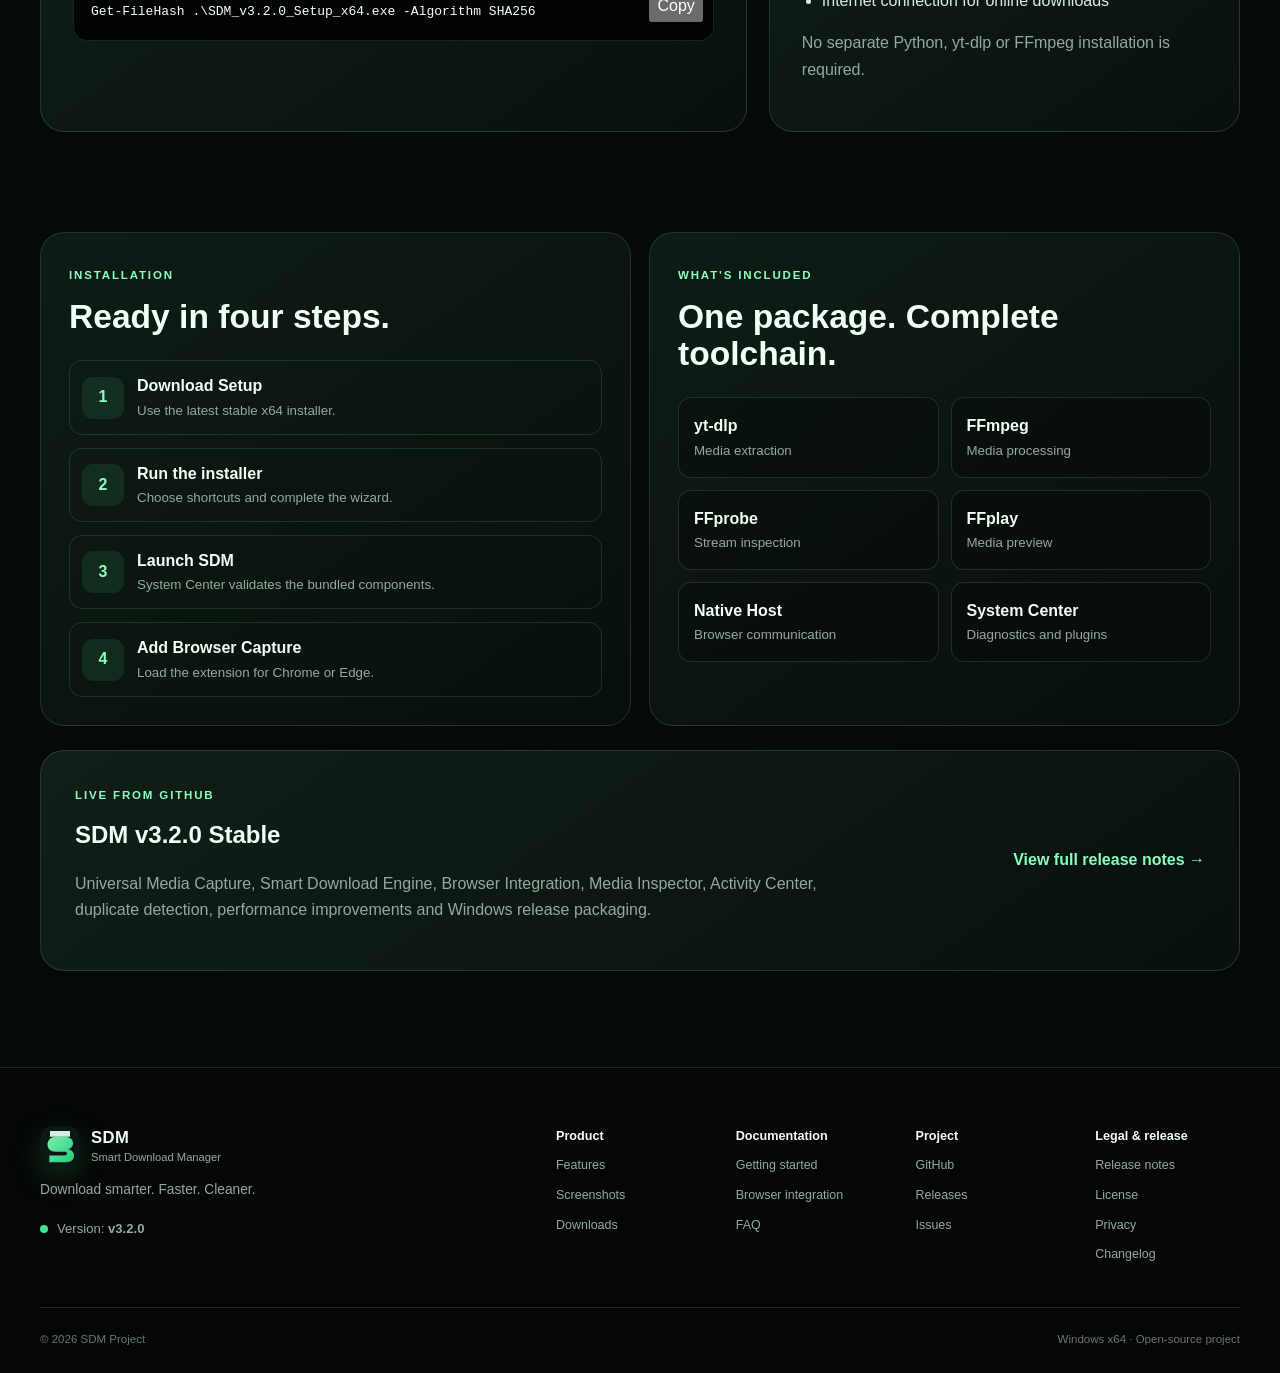
<file: docs/download.html>
<!DOCTYPE html>

<html lang="en"><head><meta charset="utf-8"/><meta content="width=device-width,initial-scale=1" name="viewport"/><meta content="dark" name="color-scheme"/><meta content="#050907" name="theme-color"/><meta content="Download SDM for Windows from the official GitHub release." name="description"/><title>Download SDM</title><link href="assets/img/logo.svg" rel="icon" type="image/svg+xml"/><link href="assets/css/site.css" rel="stylesheet"/></head>
<body><div aria-hidden="true" class="ambient ambient-one"></div><header class="site-header"><div class="container nav-inner"><a aria-label="SDM home" class="brand" href="index.html"><img alt="" height="40" src="assets/img/logo.svg" width="40"/><span><strong>SDM</strong><small>Smart Download Manager</small></span></a><button aria-expanded="false" aria-label="Open navigation" class="menu-btn" type="button"><span></span><span></span><span></span></button><nav aria-label="Primary navigation" class="nav-links"><a href="index.html">Home</a><a href="features.html">Features</a><a href="screenshots.html">Screenshots</a><a href="docs.html">Documentation</a><a href="download.html">Download</a><a href="faq.html">FAQ</a><a class="nav-github" data-repo="" href="#">GitHub <span>↗</span></a></nav></div></header>
<main><section class="download-hero section-shell"><div class="container download-hero-grid"><div class="reveal"><span class="kicker">OFFICIAL WINDOWS RELEASE</span><h1>Download SDM.</h1><p class="hero-lead">Choose the installer, portable edition or browser extension. Every package is distributed through GitHub Releases and can be verified with SHA-256.</p><div class="release-live"><span class="pulse"></span><div><small>Latest stable release</small><strong data-latest-version="">v3.2.0</strong></div><div><small>Published</small><strong data-release-date="">Current release</strong></div></div></div><div class="release-panel reveal" data-delay="100"><div class="release-panel-top"><img alt="" height="58" src="assets/img/logo.svg" width="58"/><div><small>Recommended</small><h2>Windows Setup x64</h2><p>Complete installation with shortcuts, uninstaller, native host and bundled tools.</p></div></div><a class="btn btn-primary btn-block" data-release="setup" href="#">Download Setup <b>↓</b></a><div class="asset-meta"><span data-asset-size="setup">140.5 MB</span><span>Windows 10 / 11</span><span>x64</span></div></div></div></section>
<section class="section-shell"><div class="container"><div class="package-grid"><article class="package-card reveal"><div class="package-icon">ZIP</div><span class="package-label">No installation</span><h3>Portable x64</h3><p>Run SDM from any folder or external drive. The complete toolchain travels with the application.</p><div class="package-meta"><span data-asset-size="portable">310.0 MB</span><span>Bundled tools</span></div><a class="btn btn-secondary btn-block" data-release="portable" href="#">Download Portable</a></article><article class="package-card reveal" data-delay="80"><div class="package-icon">EXT</div><span class="package-label">Browser integration</span><h3>Browser Extension</h3><p>Manifest V3 extension for Chrome, Microsoft Edge and compatible Chromium browsers.</p><div class="package-meta"><span data-asset-size="extension">37.1 KB</span><span>Capture Engine 2.0</span></div><a class="btn btn-secondary btn-block" data-release="extension" href="#">Download Extension</a></article><article class="package-card reveal" data-delay="140"><div class="package-icon">#</div><span class="package-label">Integrity check</span><h3>SHA-256 checksums</h3><p>Verify that your downloaded files match the official release assets before installation.</p><div class="package-meta"><span>Text file</span><span>SHA-256</span></div><a class="btn btn-secondary btn-block" data-release="checksums" href="#">Download Checksums</a></article></div></div></section>
<section class="section-shell"><div class="container verify-grid"><div class="verify-card reveal"><span class="kicker">VERIFY THE INSTALLER</span><h2>Check file integrity.</h2><p>Open PowerShell in the download folder and compare the generated hash with <code>SHA256SUMS.txt</code>.</p><div class="code"><button class="copy">Copy</button><code>Get-FileHash .\SDM_v3.2.0_Setup_x64.exe -Algorithm SHA256</code></div></div><div class="requirements-card reveal" data-delay="80"><h3>System requirements</h3><ul><li>Windows 10 or Windows 11</li><li>64-bit processor</li><li>Approximately 500 MB free disk space</li><li>Internet connection for online downloads</li></ul><p>No separate Python, yt-dlp or FFmpeg installation is required.</p></div></div></section>
<section class="section-shell download-details-section"><div class="container install-grid"><article class="install-card reveal"><span class="kicker">INSTALLATION</span><h2>Ready in four steps.</h2><ol class="step-list"><li><b>1</b><span><strong>Download Setup</strong><small>Use the latest stable x64 installer.</small></span></li><li><b>2</b><span><strong>Run the installer</strong><small>Choose shortcuts and complete the wizard.</small></span></li><li><b>3</b><span><strong>Launch SDM</strong><small>System Center validates the bundled components.</small></span></li><li><b>4</b><span><strong>Add Browser Capture</strong><small>Load the extension for Chrome or Edge.</small></span></li></ol></article><article class="included-card reveal" data-delay="80"><span class="kicker">WHAT'S INCLUDED</span><h2>One package. Complete toolchain.</h2><div class="included-list"><span><b>yt-dlp</b><small>Media extraction</small></span><span><b>FFmpeg</b><small>Media processing</small></span><span><b>FFprobe</b><small>Stream inspection</small></span><span><b>FFplay</b><small>Media preview</small></span><span><b>Native Host</b><small>Browser communication</small></span><span><b>System Center</b><small>Diagnostics and plugins</small></span></div></article></div><div class="container release-notes-panel reveal"><div><span class="kicker">LIVE FROM GITHUB</span><h2 data-release-name="">SDM v3.2.0 Stable</h2><p data-release-summary="">The final release includes Browser Capture 2.0, adaptive downloads, automatic recovery, media inspection, plugins, diagnostics and all required tools.</p></div><a class="text-link" data-releases="" href="#">View full release notes →</a></div></section></main>
<footer class="site-footer"><div class="container footer-main"><div class="footer-brand"><a class="brand" href="index.html"><img alt="" height="40" src="assets/img/logo.svg" width="40"/><span><strong>SDM</strong><small>Smart Download Manager</small></span></a><p>Download smarter. Faster. Cleaner.</p><div class="footer-release"><span class="pulse"></span><span>Version: <b data-latest-version="">v3.2.0</b></span></div></div><div class="footer-links footer-links-pro"><div><strong>Product</strong><a href="features.html">Features</a><a href="screenshots.html">Screenshots</a><a href="download.html">Downloads</a></div><div><strong>Documentation</strong><a href="docs.html">Getting started</a><a href="docs.html#browser">Browser integration</a><a href="faq.html">FAQ</a></div><div><strong>Project</strong><a data-repo="" href="#">GitHub</a><a data-releases="" href="#">Releases</a><a data-issues="" href="#">Issues</a></div><div><strong>Legal &amp; release</strong><a href="release-notes.html">Release notes</a><a href="license.html">License</a><a href="privacy.html">Privacy</a><a href="changelog.html">Changelog</a></div></div></div><div class="container footer-bottom"><span>© <span data-year=""></span> SDM Project</span><span>Windows x64 · Open-source project</span></div></footer><script src="assets/js/site.js"></script></body></html>
</file>
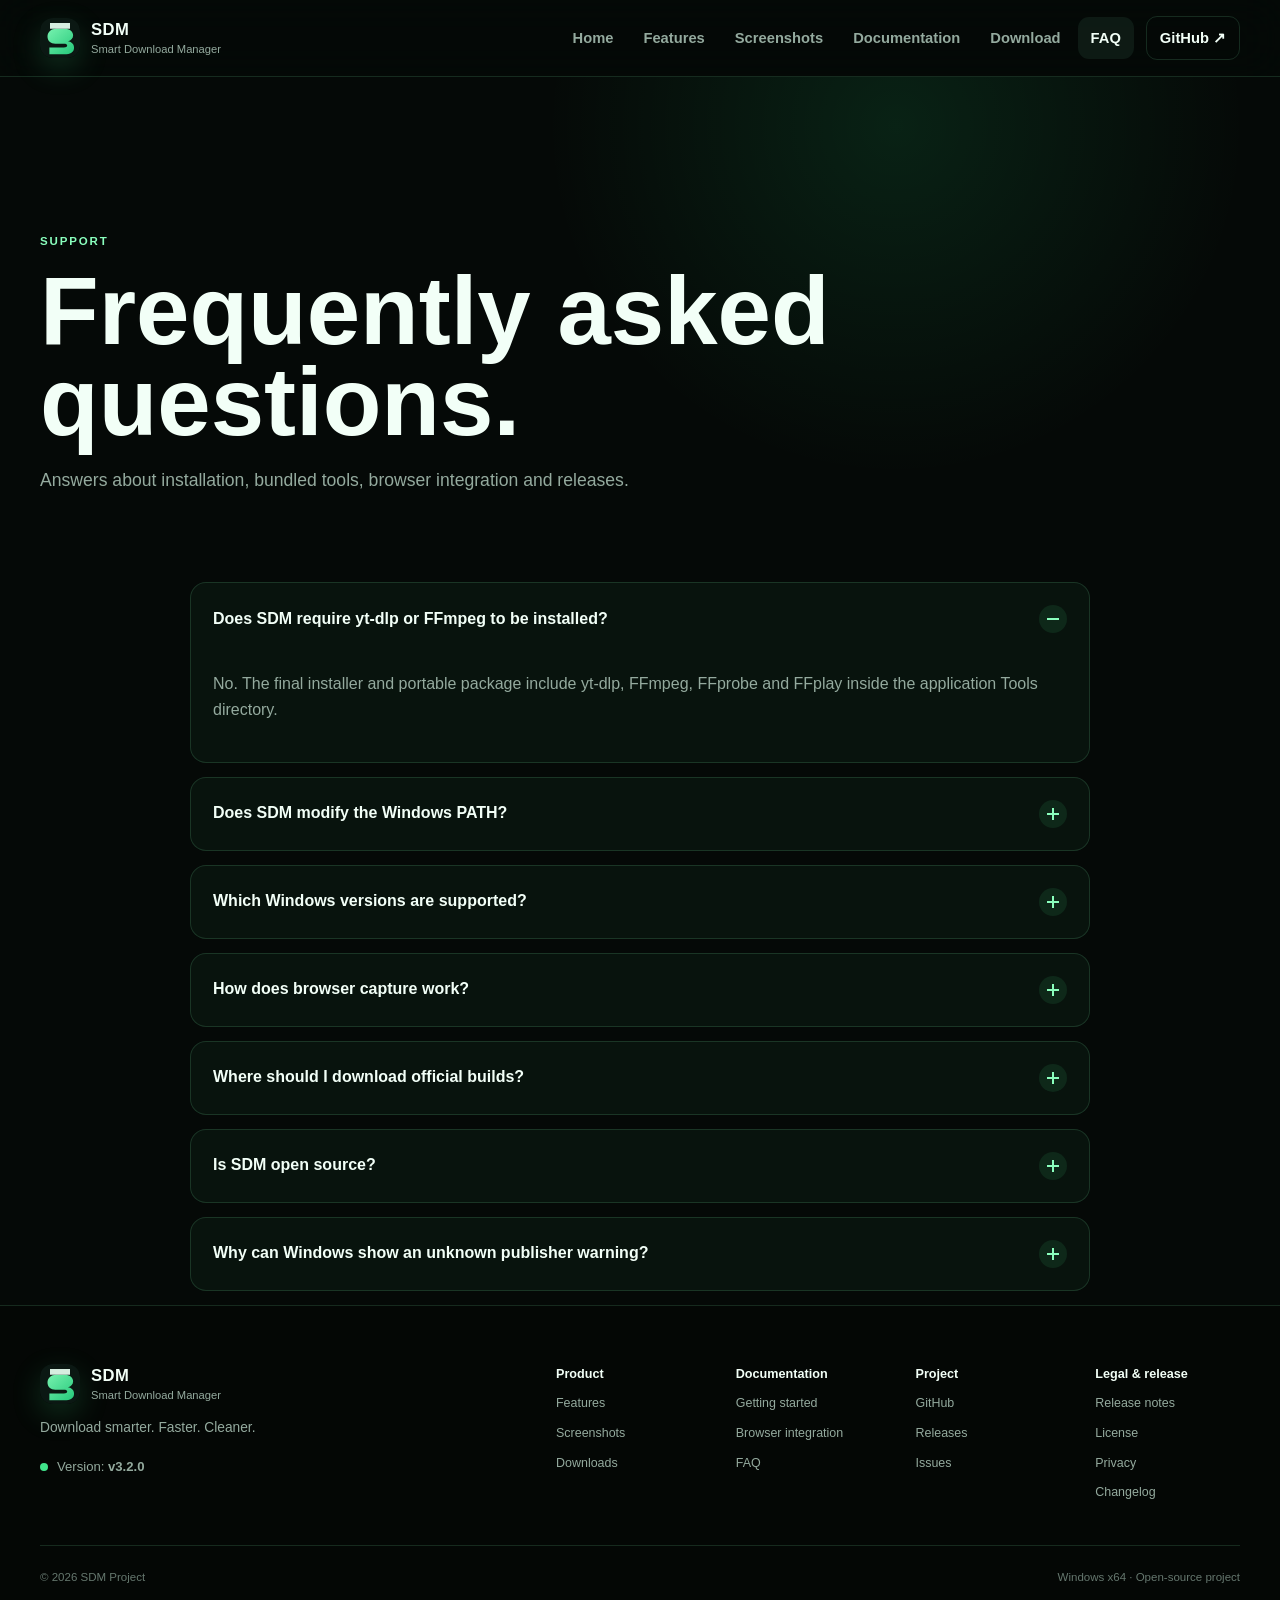
<file: docs/faq.html>
<!DOCTYPE html>

<html lang="en"><head><meta charset="utf-8"/><meta content="width=device-width,initial-scale=1" name="viewport"/><meta content="dark" name="color-scheme"/><meta content="#050907" name="theme-color"/><meta content="Frequently asked questions about SDM." name="description"/><title>FAQ — SDM</title><link href="assets/img/logo.svg" rel="icon" type="image/svg+xml"/><link href="assets/css/site.css" rel="stylesheet"/></head><body><header class="site-header"><div class="container nav-inner"><a aria-label="SDM home" class="brand" href="index.html"><img alt="" height="40" src="assets/img/logo.svg" width="40"/><span><strong>SDM</strong><small>Smart Download Manager</small></span></a><button aria-expanded="false" aria-label="Open navigation" class="menu-btn" type="button"><span></span><span></span><span></span></button><nav aria-label="Primary navigation" class="nav-links"><a href="index.html">Home</a><a href="features.html">Features</a><a href="screenshots.html">Screenshots</a><a href="docs.html">Documentation</a><a href="download.html">Download</a><a href="faq.html">FAQ</a><a class="nav-github" data-repo="" href="#">GitHub <span>↗</span></a></nav></div></header><main><section class="page-hero compact"><div class="container"><span class="kicker">SUPPORT</span><h1>Frequently asked questions.</h1><p>Answers about installation, bundled tools, browser integration and releases.</p></div></section><section class="section-shell"><div class="container faq-list"><details open=""><summary data-faq-summary="">Does SDM require yt-dlp or FFmpeg to be installed?<span aria-hidden="true" class="faq-toggle"></span></summary><p>No. The final installer and portable package include yt-dlp, FFmpeg, FFprobe and FFplay inside the application Tools directory.</p></details><details><summary data-faq-summary="">Does SDM modify the Windows PATH?<span aria-hidden="true" class="faq-toggle"></span></summary><p>No system-wide PATH change is required. SDM resolves its bundled tools from the application directory.</p></details><details><summary data-faq-summary="">Which Windows versions are supported?<span aria-hidden="true" class="faq-toggle"></span></summary><p>SDM v3.2.0 targets 64-bit Windows 10 and Windows 11.</p></details><details><summary data-faq-summary="">How does browser capture work?<span aria-hidden="true" class="faq-toggle"></span></summary><p>The Manifest V3 extension communicates with the SDM native host and can send detected media to the desktop application.</p></details><details><summary data-faq-summary="">Where should I download official builds?<span aria-hidden="true" class="faq-toggle"></span></summary><p>Use the GitHub Releases page or the official Download page on this website.</p></details><details><summary data-faq-summary="">Is SDM open source?<span aria-hidden="true" class="faq-toggle"></span></summary><p>Yes. Source code, packaging files and documentation are hosted in the public GitHub repository.</p></details><details><summary data-faq-summary="">Why can Windows show an unknown publisher warning?<span aria-hidden="true" class="faq-toggle"></span></summary><p>The current executable is not code-signed. Verify the SHA-256 checksum from the official release before running it.</p></details></div></section></main><footer class="site-footer"><div class="container footer-main"><div class="footer-brand"><a class="brand" href="index.html"><img alt="" height="40" src="assets/img/logo.svg" width="40"/><span><strong>SDM</strong><small>Smart Download Manager</small></span></a><p>Download smarter. Faster. Cleaner.</p><div class="footer-release"><span class="pulse"></span><span>Version: <b data-latest-version="">v3.2.0</b></span></div></div><div class="footer-links footer-links-pro"><div><strong>Product</strong><a href="features.html">Features</a><a href="screenshots.html">Screenshots</a><a href="download.html">Downloads</a></div><div><strong>Documentation</strong><a href="docs.html">Getting started</a><a href="docs.html#browser">Browser integration</a><a href="faq.html">FAQ</a></div><div><strong>Project</strong><a data-repo="" href="#">GitHub</a><a data-releases="" href="#">Releases</a><a data-issues="" href="#">Issues</a></div><div><strong>Legal &amp; release</strong><a href="release-notes.html">Release notes</a><a href="license.html">License</a><a href="privacy.html">Privacy</a><a href="changelog.html">Changelog</a></div></div></div><div class="container footer-bottom"><span>© <span data-year=""></span> SDM Project</span><span>Windows x64 · Open-source project</span></div></footer><script src="assets/js/site.js"></script></body></html>
</file>
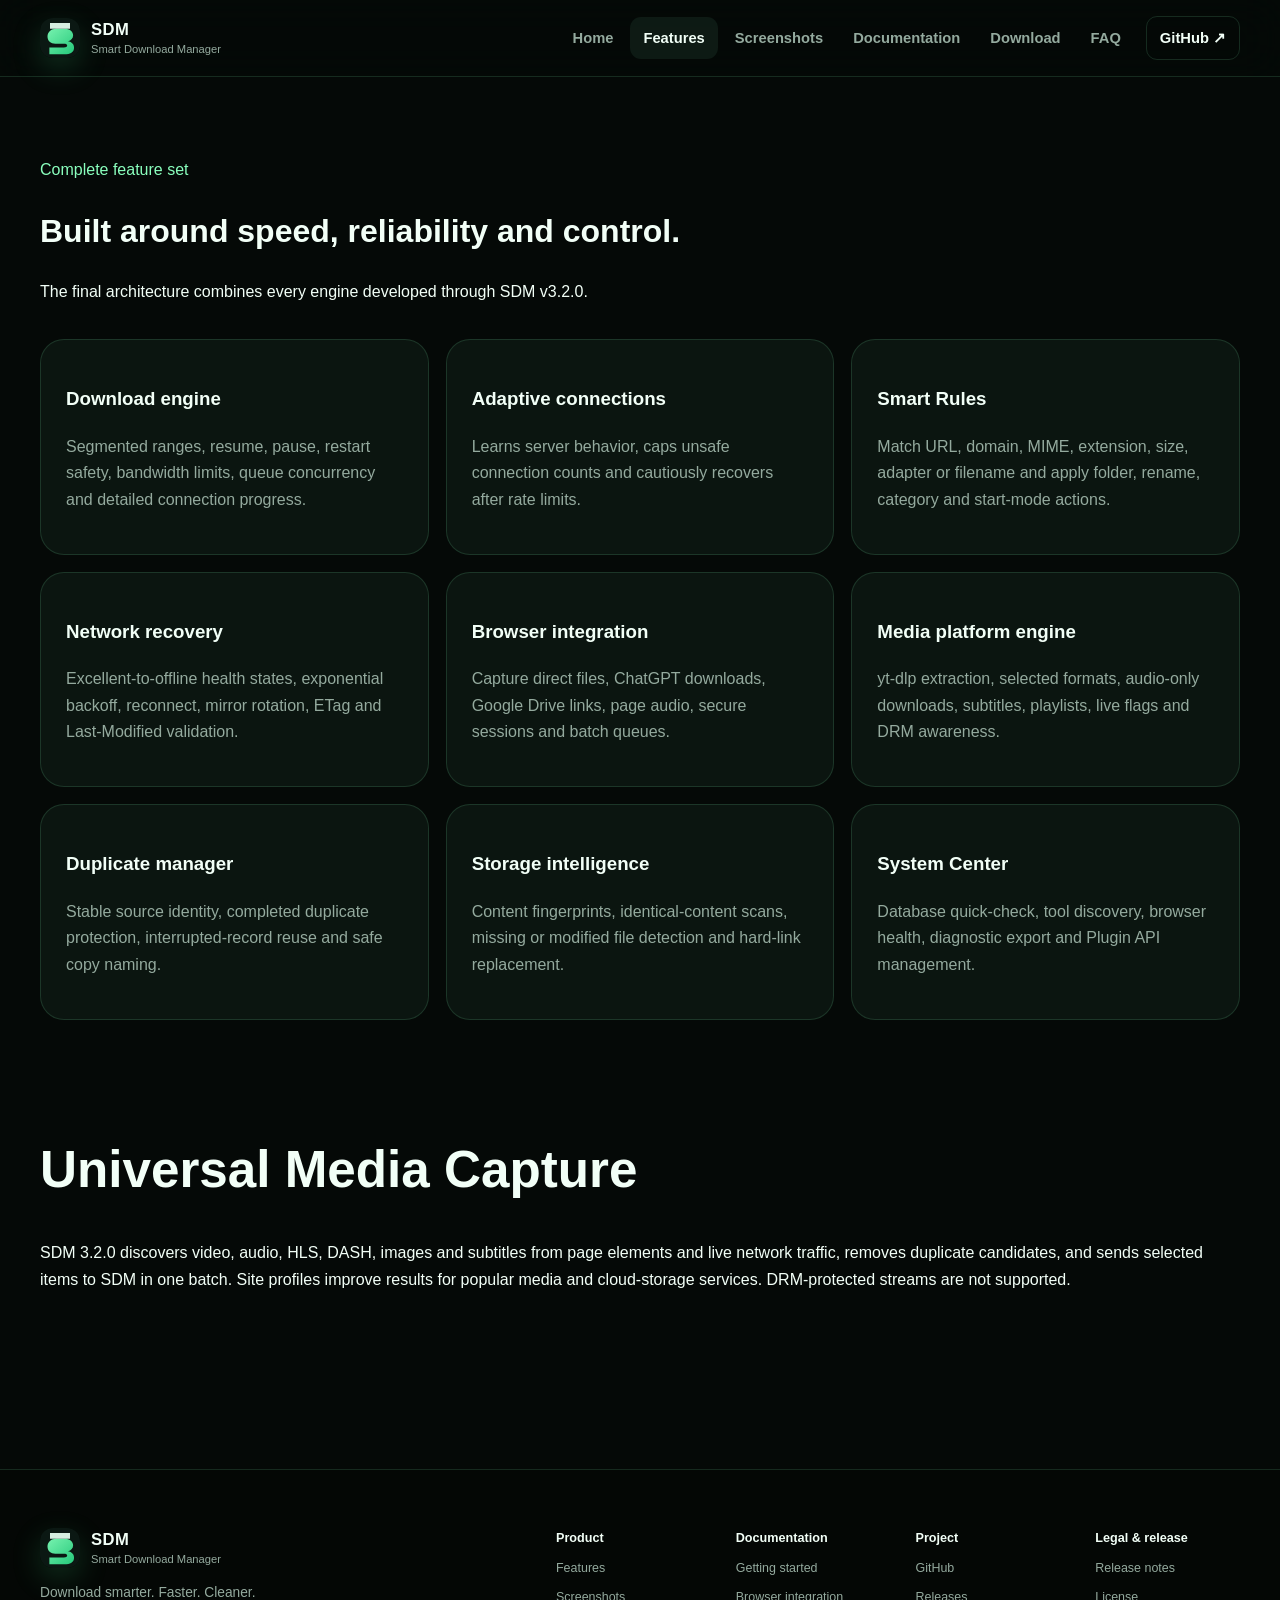
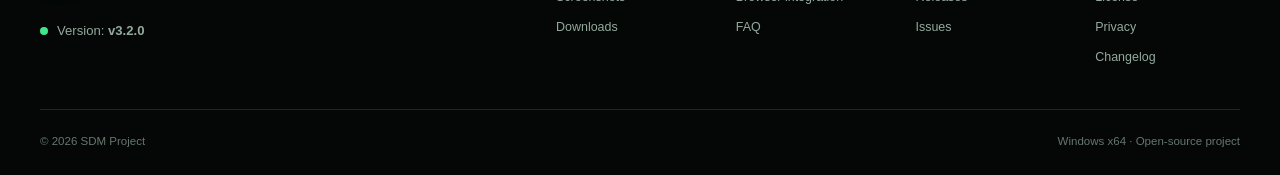
<file: docs/features.html>
<!DOCTYPE html>

<html lang="en"><head><meta charset="utf-8"/><meta content="width=device-width,initial-scale=1" name="viewport"/><meta content="dark" name="color-scheme"/><meta content="#07100d" name="theme-color"/><title>Features — SDM</title><link href="assets/css/site.css" rel="stylesheet"/><link href="assets/img/logo.svg" rel="icon" type="image/svg+xml"/></head><body><header class="site-header"><div class="container nav-inner"><a aria-label="SDM home" class="brand" href="index.html"><img alt="" height="40" src="assets/img/logo.svg" width="40"/><span><strong>SDM</strong><small>Smart Download Manager</small></span></a><button aria-expanded="false" aria-label="Open navigation" class="menu-btn" type="button"><span></span><span></span><span></span></button><nav aria-label="Primary navigation" class="nav-links"><a href="index.html">Home</a><a href="features.html">Features</a><a href="screenshots.html">Screenshots</a><a href="docs.html">Documentation</a><a href="download.html">Download</a><a href="faq.html">FAQ</a><a class="nav-github" data-repo="" href="#">GitHub <span>↗</span></a></nav></div></header><main class="section"><div class="container"><div class="section-head"><span class="eyebrow">Complete feature set</span><h1>Built around speed, reliability and control.</h1><p class="lead">The final architecture combines every engine developed through SDM v3.2.0.</p></div><div class="grid"><article class="card"><h3>Download engine</h3><p class="muted">Segmented ranges, resume, pause, restart safety, bandwidth limits, queue concurrency and detailed connection progress.</p></article><article class="card"><h3>Adaptive connections</h3><p class="muted">Learns server behavior, caps unsafe connection counts and cautiously recovers after rate limits.</p></article><article class="card"><h3>Smart Rules</h3><p class="muted">Match URL, domain, MIME, extension, size, adapter or filename and apply folder, rename, category and start-mode actions.</p></article><article class="card"><h3>Network recovery</h3><p class="muted">Excellent-to-offline health states, exponential backoff, reconnect, mirror rotation, ETag and Last-Modified validation.</p></article><article class="card"><h3>Browser integration</h3><p class="muted">Capture direct files, ChatGPT downloads, Google Drive links, page audio, secure sessions and batch queues.</p></article><article class="card"><h3>Media platform engine</h3><p class="muted">yt-dlp extraction, selected formats, audio-only downloads, subtitles, playlists, live flags and DRM awareness.</p></article><article class="card"><h3>Duplicate manager</h3><p class="muted">Stable source identity, completed duplicate protection, interrupted-record reuse and safe copy naming.</p></article><article class="card"><h3>Storage intelligence</h3><p class="muted">Content fingerprints, identical-content scans, missing or modified file detection and hard-link replacement.</p></article><article class="card"><h3>System Center</h3><p class="muted">Database quick-check, tool discovery, browser health, diagnostic export and Plugin API management.</p></article></div></div>
<section class="section"><div class="container"><h2>Universal Media Capture</h2><p>SDM 3.2.0 discovers video, audio, HLS, DASH, images and subtitles from page elements and live network traffic, removes duplicate candidates, and sends selected items to SDM in one batch. Site profiles improve results for popular media and cloud-storage services. DRM-protected streams are not supported.</p></div></section>
</main><footer class="site-footer"><div class="container footer-main"><div class="footer-brand"><a class="brand" href="index.html"><img alt="" height="40" src="assets/img/logo.svg" width="40"/><span><strong>SDM</strong><small>Smart Download Manager</small></span></a><p>Download smarter. Faster. Cleaner.</p><div class="footer-release"><span class="pulse"></span><span>Version: <b data-latest-version="">v3.2.0</b></span></div></div><div class="footer-links footer-links-pro"><div><strong>Product</strong><a href="features.html">Features</a><a href="screenshots.html">Screenshots</a><a href="download.html">Downloads</a></div><div><strong>Documentation</strong><a href="docs.html">Getting started</a><a href="docs.html#browser">Browser integration</a><a href="faq.html">FAQ</a></div><div><strong>Project</strong><a data-repo="" href="#">GitHub</a><a data-releases="" href="#">Releases</a><a data-issues="" href="#">Issues</a></div><div><strong>Legal &amp; release</strong><a href="release-notes.html">Release notes</a><a href="license.html">License</a><a href="privacy.html">Privacy</a><a href="changelog.html">Changelog</a></div></div></div><div class="container footer-bottom"><span>© <span data-year=""></span> SDM Project</span><span>Windows x64 · Open-source project</span></div></footer><script src="assets/js/site.js"></script></body></html>
</file>
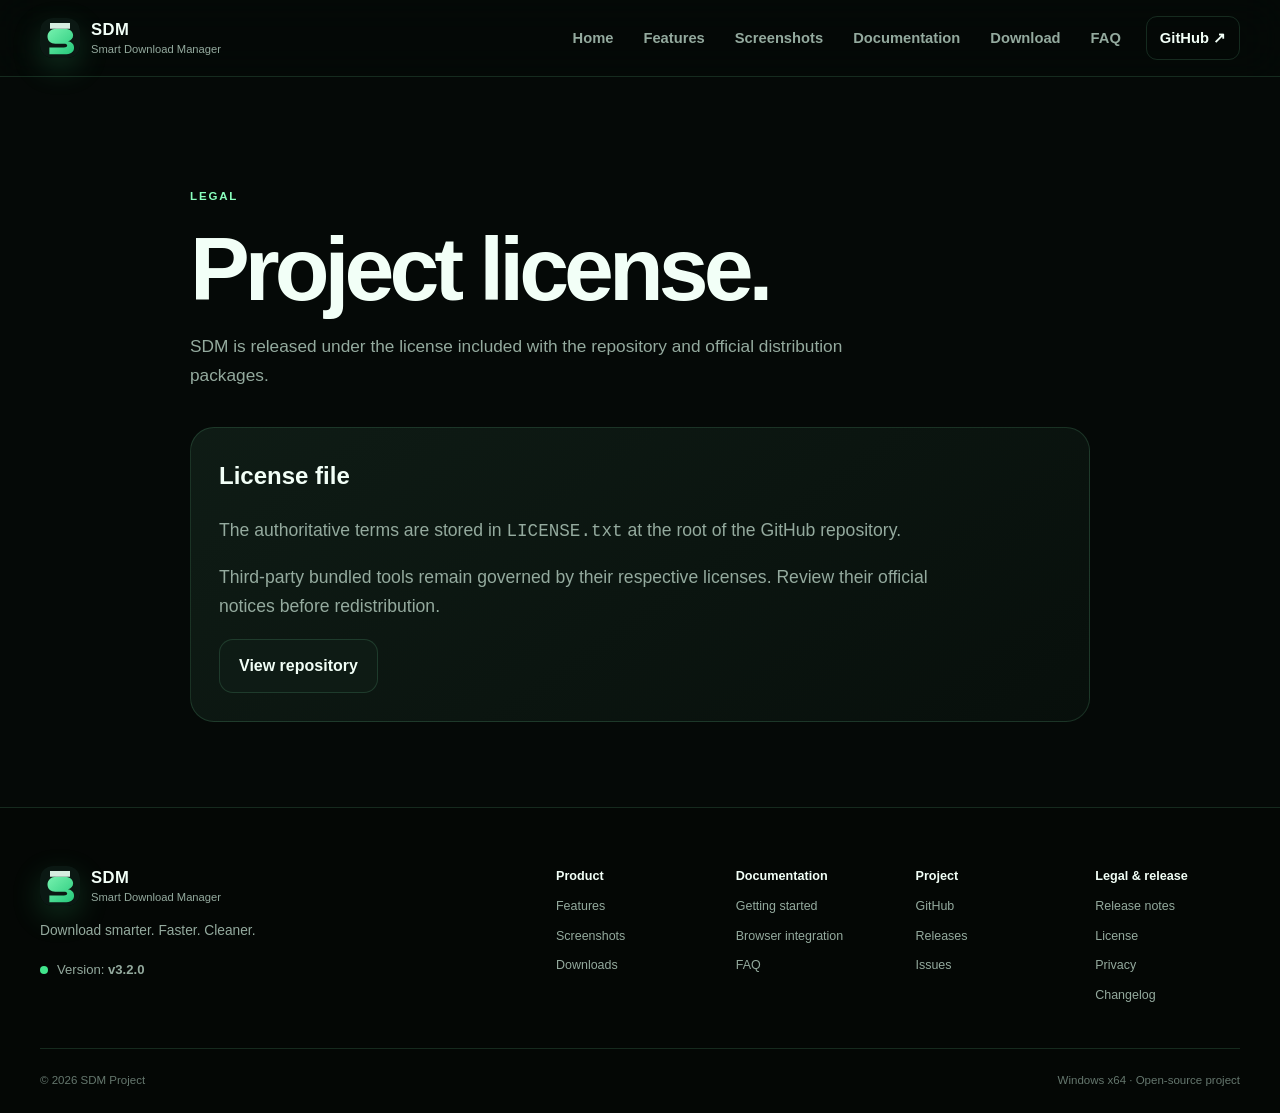
<file: docs/license.html>
<!doctype html><html lang="en"><head><meta charset="utf-8"><meta name="viewport" content="width=device-width,initial-scale=1"><meta name="color-scheme" content="dark"><meta name="theme-color" content="#050907"><link rel="icon" href="assets/img/logo.svg" type="image/svg+xml"><link rel="stylesheet" href="assets/css/site.css"><meta name="description" content="Project license."><title>License — SDM</title></head><body><header class="site-header"><div class="container nav-inner"><a class="brand" href="index.html" aria-label="SDM home"><img src="assets/img/logo.svg" alt="" width="40" height="40"><span><strong>SDM</strong><small>Smart Download Manager</small></span></a><button class="menu-btn" type="button" aria-label="Open navigation" aria-expanded="false"><span></span><span></span><span></span></button><nav class="nav-links" aria-label="Primary navigation"><a href="index.html">Home</a><a href="features.html">Features</a><a href="screenshots.html">Screenshots</a><a href="docs.html">Documentation</a><a href="download.html">Download</a><a href="faq.html">FAQ</a><a class="nav-github" data-repo href="#">GitHub <span>↗</span></a></nav></div></header><main><section class="page-hero legal-hero"><div class="container legal-content"><span class="kicker">LEGAL</span><h1>Project license.</h1><p>SDM is released under the license included with the repository and official distribution packages.</p><section class="legal-card"><h2>License file</h2><p>The authoritative terms are stored in <code>LICENSE.txt</code> at the root of the GitHub repository.</p><p>Third-party bundled tools remain governed by their respective licenses. Review their official notices before redistribution.</p><a class="btn btn-secondary" data-repo href="#">View repository</a></section></div></section></main><footer class="site-footer"><div class="container footer-main"><div class="footer-brand"><a class="brand" href="index.html"><img src="assets/img/logo.svg" alt="" width="40" height="40"><span><strong>SDM</strong><small>Smart Download Manager</small></span></a><p>Download smarter. Faster. Cleaner.</p><div class="footer-release"><span class="pulse"></span><span>Version: <b data-latest-version>v3.2.0</b></span></div></div><div class="footer-links footer-links-pro"><div><strong>Product</strong><a href="features.html">Features</a><a href="screenshots.html">Screenshots</a><a href="download.html">Downloads</a></div><div><strong>Documentation</strong><a href="docs.html">Getting started</a><a href="docs.html#browser">Browser integration</a><a href="faq.html">FAQ</a></div><div><strong>Project</strong><a data-repo href="#">GitHub</a><a data-releases href="#">Releases</a><a data-issues href="#">Issues</a></div><div><strong>Legal & release</strong><a href="release-notes.html">Release notes</a><a href="license.html">License</a><a href="privacy.html">Privacy</a><a href="changelog.html">Changelog</a></div></div></div><div class="container footer-bottom"><span>© <span data-year></span> SDM Project</span><span>Windows x64 · Open-source project</span></div></footer><script src="assets/js/site.js"></script></body></html>
</file>
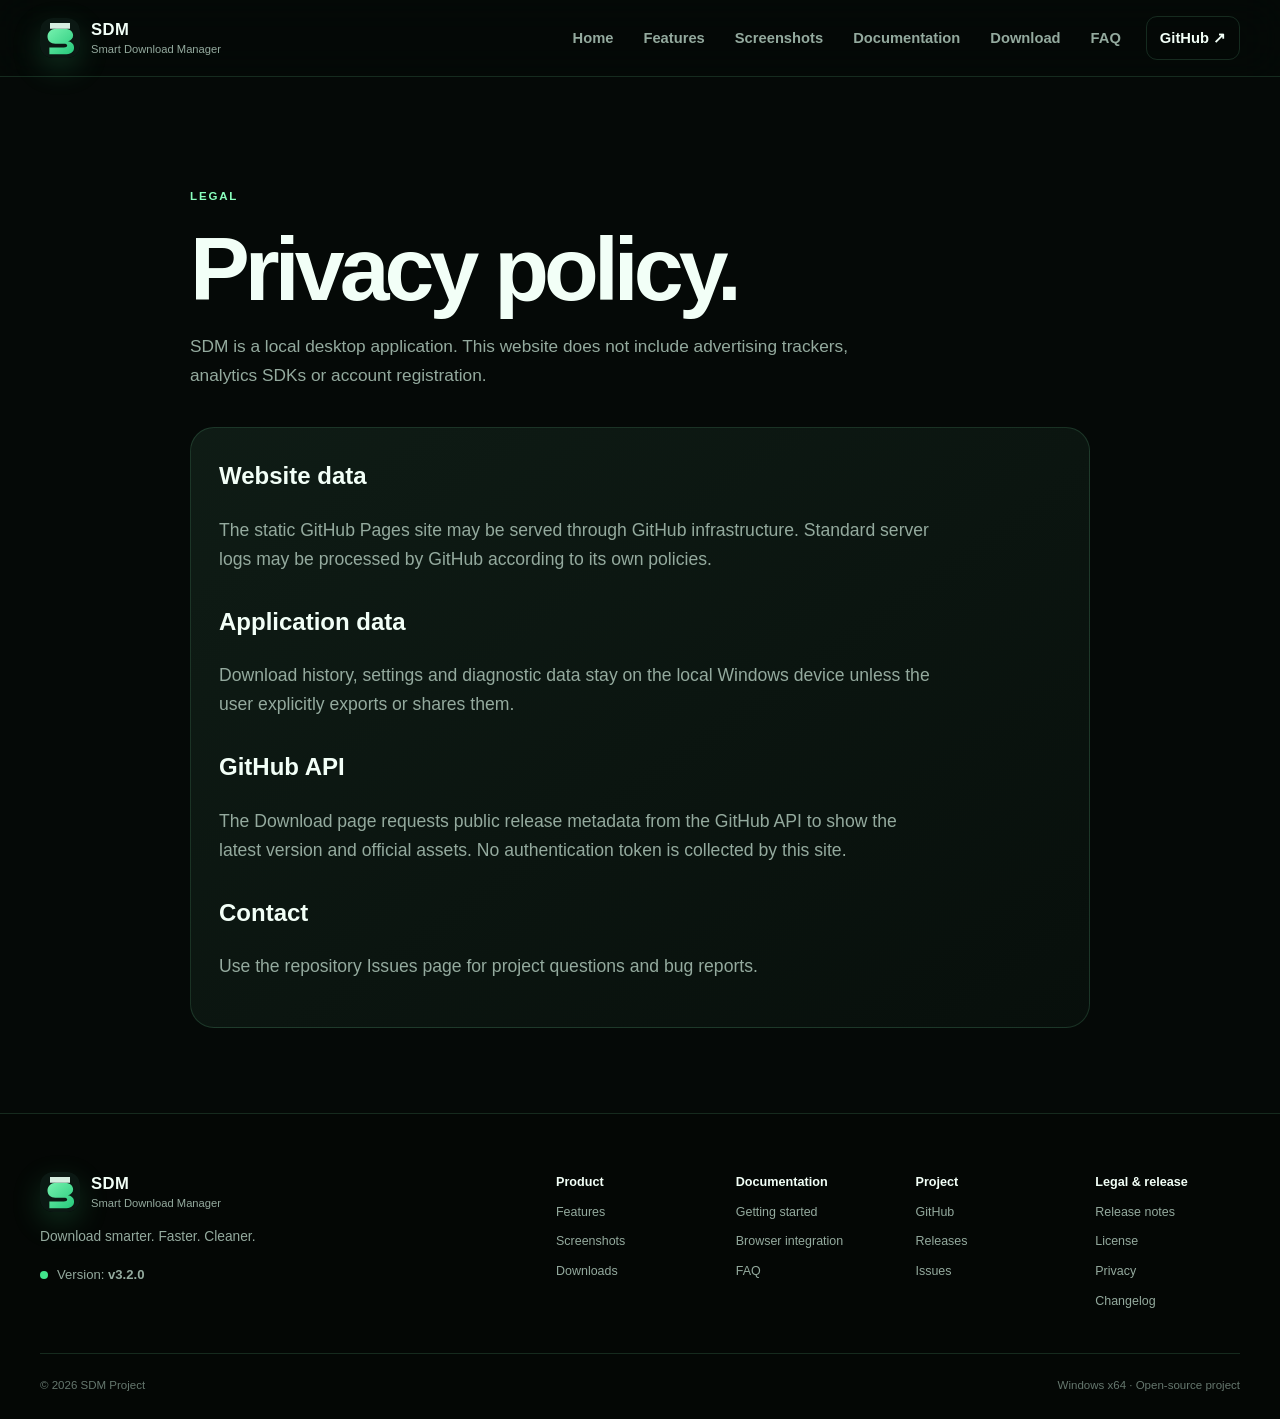
<file: docs/privacy.html>
<!doctype html><html lang="en"><head><meta charset="utf-8"><meta name="viewport" content="width=device-width,initial-scale=1"><meta name="color-scheme" content="dark"><meta name="theme-color" content="#050907"><link rel="icon" href="assets/img/logo.svg" type="image/svg+xml"><link rel="stylesheet" href="assets/css/site.css"><meta name="description" content="Privacy policy."><title>Privacy — SDM</title></head><body><header class="site-header"><div class="container nav-inner"><a class="brand" href="index.html" aria-label="SDM home"><img src="assets/img/logo.svg" alt="" width="40" height="40"><span><strong>SDM</strong><small>Smart Download Manager</small></span></a><button class="menu-btn" type="button" aria-label="Open navigation" aria-expanded="false"><span></span><span></span><span></span></button><nav class="nav-links" aria-label="Primary navigation"><a href="index.html">Home</a><a href="features.html">Features</a><a href="screenshots.html">Screenshots</a><a href="docs.html">Documentation</a><a href="download.html">Download</a><a href="faq.html">FAQ</a><a class="nav-github" data-repo href="#">GitHub <span>↗</span></a></nav></div></header><main><section class="page-hero legal-hero"><div class="container legal-content"><span class="kicker">LEGAL</span><h1>Privacy policy.</h1><p>SDM is a local desktop application. This website does not include advertising trackers, analytics SDKs or account registration.</p><section class="legal-card"><h2>Website data</h2><p>The static GitHub Pages site may be served through GitHub infrastructure. Standard server logs may be processed by GitHub according to its own policies.</p><h2>Application data</h2><p>Download history, settings and diagnostic data stay on the local Windows device unless the user explicitly exports or shares them.</p><h2>GitHub API</h2><p>The Download page requests public release metadata from the GitHub API to show the latest version and official assets. No authentication token is collected by this site.</p><h2>Contact</h2><p>Use the repository Issues page for project questions and bug reports.</p></section></div></section></main><footer class="site-footer"><div class="container footer-main"><div class="footer-brand"><a class="brand" href="index.html"><img src="assets/img/logo.svg" alt="" width="40" height="40"><span><strong>SDM</strong><small>Smart Download Manager</small></span></a><p>Download smarter. Faster. Cleaner.</p><div class="footer-release"><span class="pulse"></span><span>Version: <b data-latest-version>v3.2.0</b></span></div></div><div class="footer-links footer-links-pro"><div><strong>Product</strong><a href="features.html">Features</a><a href="screenshots.html">Screenshots</a><a href="download.html">Downloads</a></div><div><strong>Documentation</strong><a href="docs.html">Getting started</a><a href="docs.html#browser">Browser integration</a><a href="faq.html">FAQ</a></div><div><strong>Project</strong><a data-repo href="#">GitHub</a><a data-releases href="#">Releases</a><a data-issues href="#">Issues</a></div><div><strong>Legal & release</strong><a href="release-notes.html">Release notes</a><a href="license.html">License</a><a href="privacy.html">Privacy</a><a href="changelog.html">Changelog</a></div></div></div><div class="container footer-bottom"><span>© <span data-year></span> SDM Project</span><span>Windows x64 · Open-source project</span></div></footer><script src="assets/js/site.js"></script></body></html>
</file>
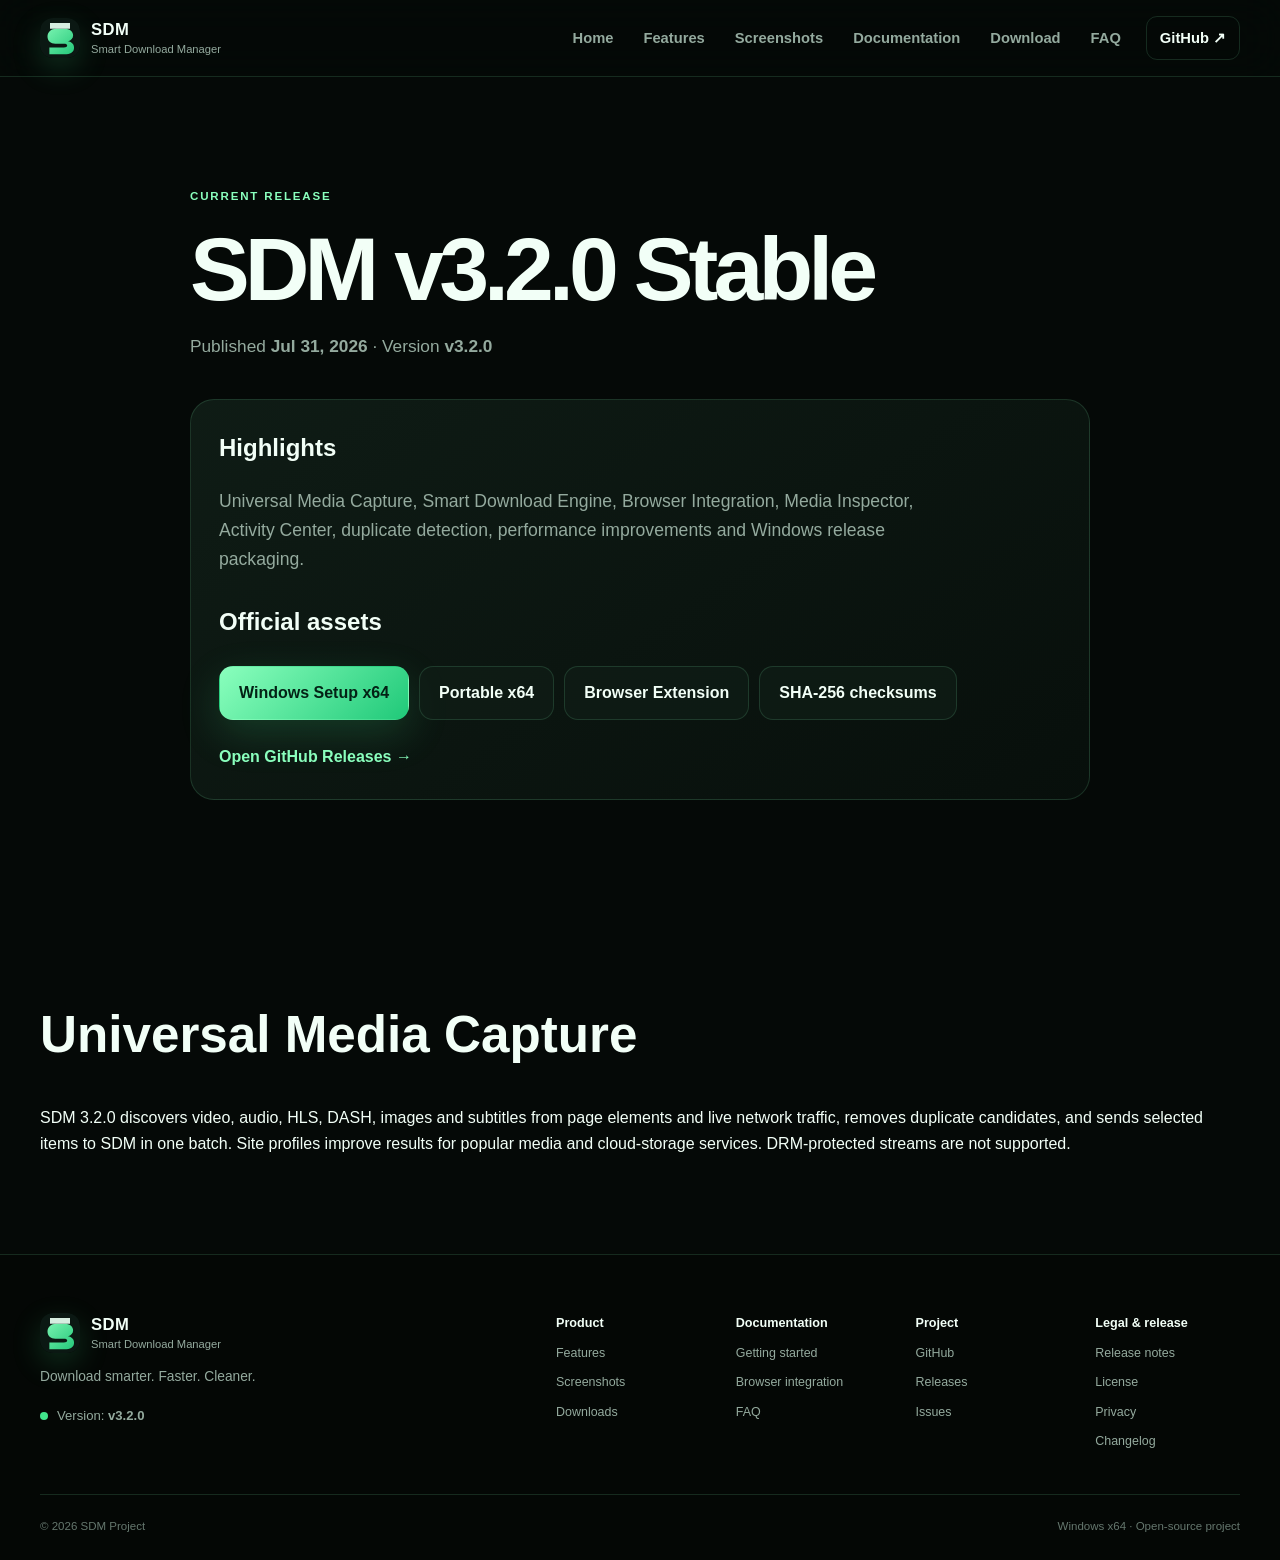
<file: docs/release-notes.html>
<!doctype html><html lang="en"><head><meta charset="utf-8"><meta name="viewport" content="width=device-width,initial-scale=1"><meta name="color-scheme" content="dark"><meta name="theme-color" content="#050907"><link rel="icon" href="assets/img/logo.svg" type="image/svg+xml"><link rel="stylesheet" href="assets/css/site.css"><meta name="description" content="Latest SDM release notes."><title>Release Notes — SDM</title></head><body><header class="site-header"><div class="container nav-inner"><a class="brand" href="index.html" aria-label="SDM home"><img src="assets/img/logo.svg" alt="" width="40" height="40"><span><strong>SDM</strong><small>Smart Download Manager</small></span></a><button class="menu-btn" type="button" aria-label="Open navigation" aria-expanded="false"><span></span><span></span><span></span></button><nav class="nav-links" aria-label="Primary navigation"><a href="index.html">Home</a><a href="features.html">Features</a><a href="screenshots.html">Screenshots</a><a href="docs.html">Documentation</a><a href="download.html">Download</a><a href="faq.html">FAQ</a><a class="nav-github" data-repo href="#">GitHub <span>↗</span></a></nav></div></header><main><section class="page-hero legal-hero"><div class="container legal-content"><span class="kicker">CURRENT RELEASE</span><h1 data-release-name>SDM v3.2.0 Stable</h1><p>Published <strong data-release-date>Jul 31, 2026</strong> · Version <strong data-latest-version>v3.2.0</strong></p><section class="legal-card release-detail"><h2>Highlights</h2><p data-release-summary>Browser Capture Engine 2.0, adaptive connection optimization, automatic recovery, Media Inspector, Storage Intelligence, Smart Rules, Plugin API and System Center diagnostics.</p><h2>Official assets</h2><div class="release-assets"><a class="btn btn-primary" data-release="setup" href="#">Windows Setup x64</a><a class="btn btn-secondary" data-release="portable" href="#">Portable x64</a><a class="btn btn-secondary" data-release="extension" href="#">Browser Extension</a><a class="btn btn-secondary" data-release="checksums" href="#">SHA-256 checksums</a></div><a class="text-link" data-releases href="#">Open GitHub Releases →</a></section></div></section>
<section class="section"><div class="container"><h2>Universal Media Capture</h2><p>SDM 3.2.0 discovers video, audio, HLS, DASH, images and subtitles from page elements and live network traffic, removes duplicate candidates, and sends selected items to SDM in one batch. Site profiles improve results for popular media and cloud-storage services. DRM-protected streams are not supported.</p></div></section>
</main><footer class="site-footer"><div class="container footer-main"><div class="footer-brand"><a class="brand" href="index.html"><img src="assets/img/logo.svg" alt="" width="40" height="40"><span><strong>SDM</strong><small>Smart Download Manager</small></span></a><p>Download smarter. Faster. Cleaner.</p><div class="footer-release"><span class="pulse"></span><span>Version: <b data-latest-version>v3.2.0</b></span></div></div><div class="footer-links footer-links-pro"><div><strong>Product</strong><a href="features.html">Features</a><a href="screenshots.html">Screenshots</a><a href="download.html">Downloads</a></div><div><strong>Documentation</strong><a href="docs.html">Getting started</a><a href="docs.html#browser">Browser integration</a><a href="faq.html">FAQ</a></div><div><strong>Project</strong><a data-repo href="#">GitHub</a><a data-releases href="#">Releases</a><a data-issues href="#">Issues</a></div><div><strong>Legal & release</strong><a href="release-notes.html">Release notes</a><a href="license.html">License</a><a href="privacy.html">Privacy</a><a href="changelog.html">Changelog</a></div></div></div><div class="container footer-bottom"><span>© <span data-year></span> SDM Project</span><span>Windows x64 · Open-source project</span></div></footer><script src="assets/js/site.js"></script></body></html>
</file>
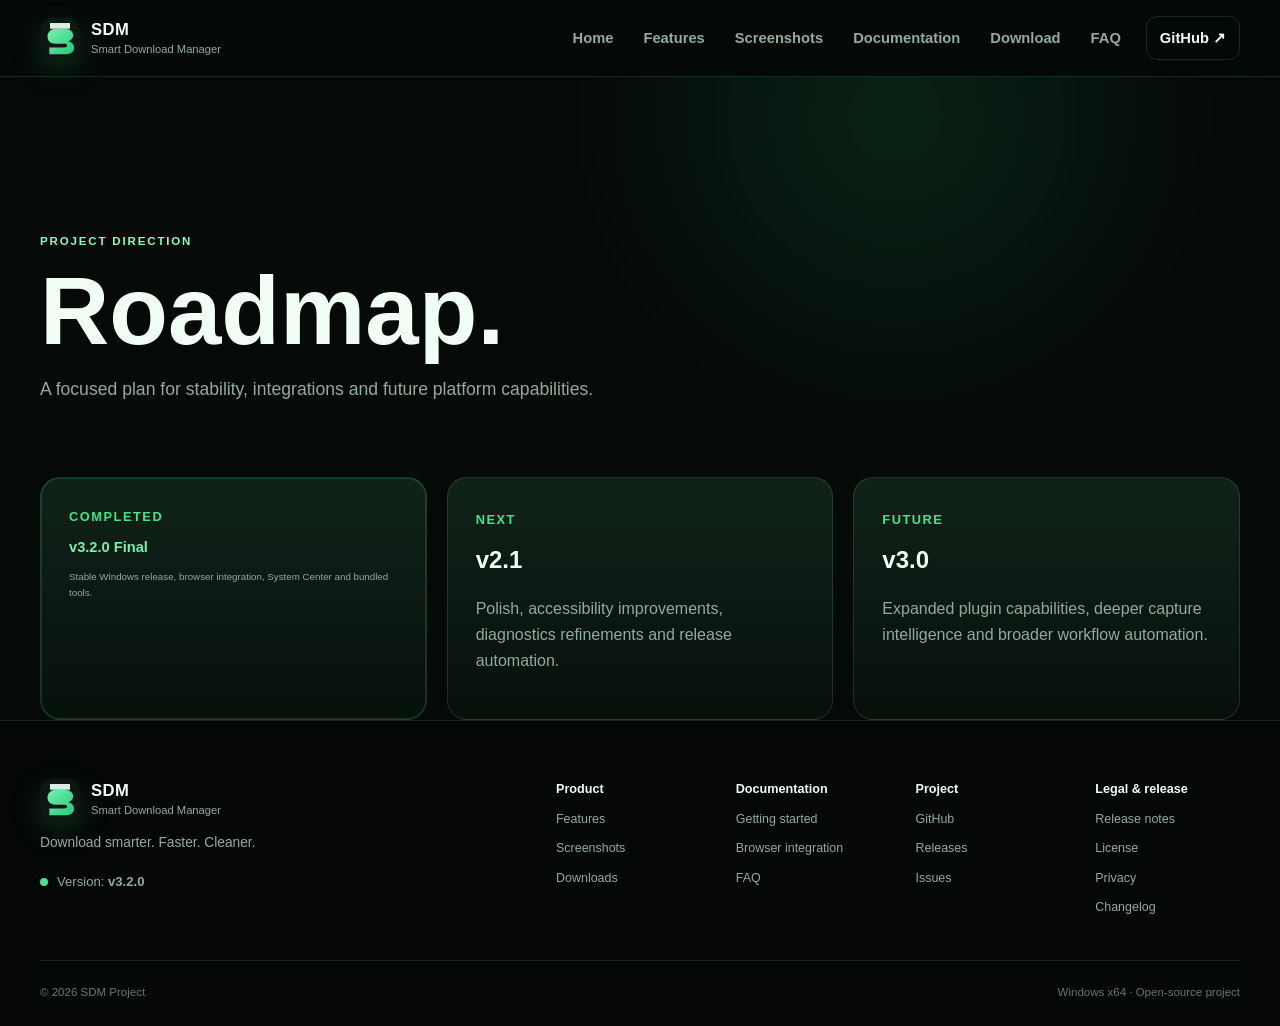
<file: docs/roadmap.html>
<!DOCTYPE html>
<html lang="en"><head><meta charset="utf-8"/><meta content="width=device-width,initial-scale=1" name="viewport"/><meta content="dark" name="color-scheme"/><meta content="#050907" name="theme-color"/><meta content="SDM project roadmap." name="description"/><title>Roadmap — SDM</title><link href="assets/img/logo.svg" rel="icon" type="image/svg+xml"/><link href="assets/css/site.css" rel="stylesheet"/></head><body><header class="site-header"><div class="container nav-inner"><a aria-label="SDM home" class="brand" href="index.html"><img alt="" height="40" src="assets/img/logo.svg" width="40"/><span><strong>SDM</strong><small>Smart Download Manager</small></span></a><button aria-expanded="false" aria-label="Open navigation" class="menu-btn" type="button"><span></span><span></span><span></span></button><nav aria-label="Primary navigation" class="nav-links"><a href="index.html">Home</a><a href="features.html">Features</a><a href="screenshots.html">Screenshots</a><a href="docs.html">Documentation</a><a href="download.html">Download</a><a href="faq.html">FAQ</a><a class="nav-github" data-repo="" href="#">GitHub <span>↗</span></a></nav></div></header><main><section class="page-hero compact"><div class="container"><span class="kicker">PROJECT DIRECTION</span><h1>Roadmap.</h1><p>A focused plan for stability, integrations and future platform capabilities.</p></div></section><section class="section-shell"><div class="container roadmap-grid"><article class="done"><span>Completed</span><h2>v3.2.0 Final</h2><p>Stable Windows release, browser integration, System Center and bundled tools.</p></article><article><span>Next</span><h2>v2.1</h2><p>Polish, accessibility improvements, diagnostics refinements and release automation.</p></article><article><span>Future</span><h2>v3.0</h2><p>Expanded plugin capabilities, deeper capture intelligence and broader workflow automation.</p></article></div></section></main><footer class="site-footer"><div class="container footer-main"><div class="footer-brand"><a class="brand" href="index.html"><img alt="" height="40" src="assets/img/logo.svg" width="40"/><span><strong>SDM</strong><small>Smart Download Manager</small></span></a><p>Download smarter. Faster. Cleaner.</p><div class="footer-release"><span class="pulse"></span><span>Version: <b data-latest-version="">v3.2.0</b></span></div></div><div class="footer-links footer-links-pro"><div><strong>Product</strong><a href="features.html">Features</a><a href="screenshots.html">Screenshots</a><a href="download.html">Downloads</a></div><div><strong>Documentation</strong><a href="docs.html">Getting started</a><a href="docs.html#browser">Browser integration</a><a href="faq.html">FAQ</a></div><div><strong>Project</strong><a data-repo="" href="#">GitHub</a><a data-releases="" href="#">Releases</a><a data-issues="" href="#">Issues</a></div><div><strong>Legal &amp; release</strong><a href="release-notes.html">Release notes</a><a href="license.html">License</a><a href="privacy.html">Privacy</a><a href="changelog.html">Changelog</a></div></div></div><div class="container footer-bottom"><span>© <span data-year=""></span> SDM Project</span><span>Windows x64 · Open-source project</span></div></footer><script src="assets/js/site.js"></script></body></html>
</file>
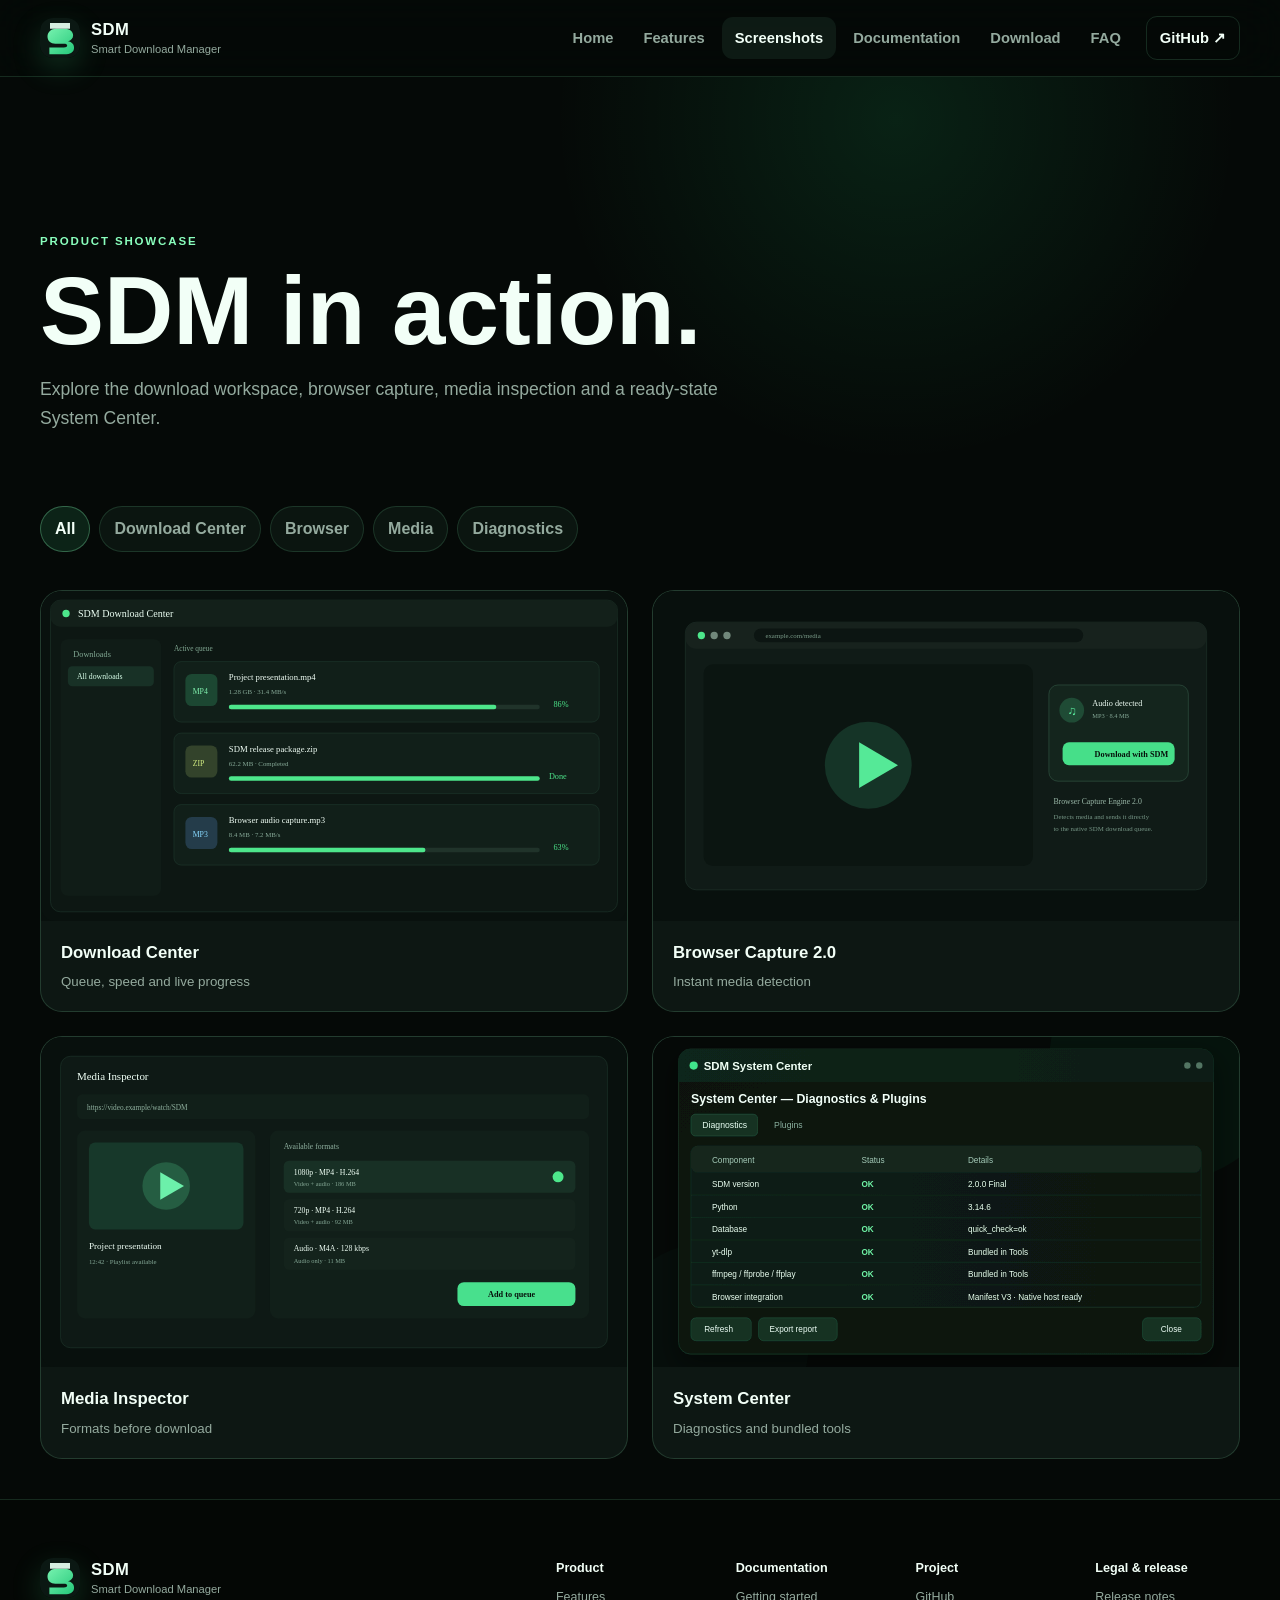
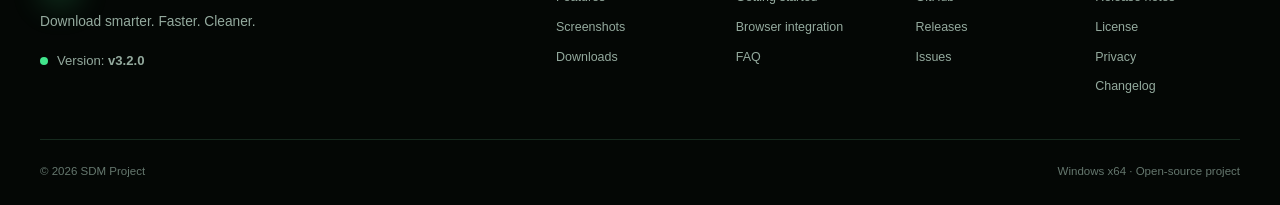
<file: docs/screenshots.html>
<!DOCTYPE html>

<html lang="en"><head><meta charset="utf-8"/><meta content="width=device-width,initial-scale=1" name="viewport"/><meta content="dark" name="color-scheme"/><meta content="#050907" name="theme-color"/><meta content="See SDM product screenshots." name="description"/><title>Screenshots — SDM</title><link href="assets/img/logo.svg" rel="icon" type="image/svg+xml"/><link href="assets/css/site.css" rel="stylesheet"/></head><body><header class="site-header"><div class="container nav-inner"><a aria-label="SDM home" class="brand" href="index.html"><img alt="" height="40" src="assets/img/logo.svg" width="40"/><span><strong>SDM</strong><small>Smart Download Manager</small></span></a><button aria-expanded="false" aria-label="Open navigation" class="menu-btn" type="button"><span></span><span></span><span></span></button><nav aria-label="Primary navigation" class="nav-links"><a href="index.html">Home</a><a href="features.html">Features</a><a href="screenshots.html">Screenshots</a><a href="docs.html">Documentation</a><a href="download.html">Download</a><a href="faq.html">FAQ</a><a class="nav-github" data-repo="" href="#">GitHub <span>↗</span></a></nav></div></header><main><section class="page-hero compact"><div class="container"><span class="kicker">PRODUCT SHOWCASE</span><h1>SDM in action.</h1><p>Explore the download workspace, browser capture, media inspection and a ready-state System Center.</p></div></section><section class="section-shell"><div class="container"><div aria-label="Screenshot categories" class="shot-tabs" role="tablist"><button class="active" data-shot-filter="all" type="button">All</button><button data-shot-filter="downloads" type="button">Download Center</button><button data-shot-filter="browser" type="button">Browser</button><button data-shot-filter="media" type="button">Media</button><button data-shot-filter="diagnostics" type="button">Diagnostics</button></div><div class="shot-grid shot-grid-large"><button class="shot-card" data-caption="Download Center — adaptive queue, speed and progress" data-gallery="assets/img/download-center.svg" data-shot-category="downloads"><img alt="SDM Download Center" src="assets/img/download-center.svg"/><span><b>Download Center</b><small>Queue, speed and live progress</small></span></button><button class="shot-card" data-caption="Browser Capture Engine 2.0 — instant media detection" data-gallery="assets/img/browser-capture.svg" data-shot-category="browser"><img alt="SDM Browser Capture" src="assets/img/browser-capture.svg"/><span><b>Browser Capture 2.0</b><small>Instant media detection</small></span></button><button class="shot-card" data-caption="Media Inspector — inspect available formats before download" data-gallery="assets/img/media-inspector.svg" data-shot-category="media"><img alt="SDM Media Inspector" src="assets/img/media-inspector.svg"/><span><b>Media Inspector</b><small>Formats before download</small></span></button><button class="shot-card" data-caption="System Center — all bundled tools and integrations ready" data-gallery="assets/img/system-center-ready.svg" data-shot-category="diagnostics"><img alt="SDM System Center ready state" src="assets/img/system-center-ready.svg"/><span><b>System Center</b><small>Diagnostics and bundled tools</small></span></button></div></div></section><div aria-label="Screenshot viewer" aria-modal="true" class="gallery-modal" hidden="" role="dialog"><button class="gallery-close" type="button">×</button><button class="gallery-nav gallery-prev" type="button">‹</button><figure><img alt=""/><figcaption></figcaption></figure><button class="gallery-nav gallery-next" type="button">›</button></div></main><footer class="site-footer"><div class="container footer-main"><div class="footer-brand"><a class="brand" href="index.html"><img alt="" height="40" src="assets/img/logo.svg" width="40"/><span><strong>SDM</strong><small>Smart Download Manager</small></span></a><p>Download smarter. Faster. Cleaner.</p><div class="footer-release"><span class="pulse"></span><span>Version: <b data-latest-version="">v3.2.0</b></span></div></div><div class="footer-links footer-links-pro"><div><strong>Product</strong><a href="features.html">Features</a><a href="screenshots.html">Screenshots</a><a href="download.html">Downloads</a></div><div><strong>Documentation</strong><a href="docs.html">Getting started</a><a href="docs.html#browser">Browser integration</a><a href="faq.html">FAQ</a></div><div><strong>Project</strong><a data-repo="" href="#">GitHub</a><a data-releases="" href="#">Releases</a><a data-issues="" href="#">Issues</a></div><div><strong>Legal &amp; release</strong><a href="release-notes.html">Release notes</a><a href="license.html">License</a><a href="privacy.html">Privacy</a><a href="changelog.html">Changelog</a></div></div></div><div class="container footer-bottom"><span>© <span data-year=""></span> SDM Project</span><span>Windows x64 · Open-source project</span></div></footer><script src="assets/js/site.js"></script></body></html>
</file>
<file: docs/assets/css/site.css>
:root{color-scheme:dark;--bg:#050907;--bg2:#07110c;--panel:#0b1510;--panel2:#101e17;--panel3:#14271d;--text:#f2fff7;--muted:#94aa9e;--line:rgba(136,255,186,.14);--green:#41e58c;--green2:#8affbd;--green3:#20c979;--shadow:0 30px 90px rgba(0,0,0,.45);--max:1200px;--radius:24px}*{box-sizing:border-box}html{scroll-behavior:smooth;background:var(--bg)}body{margin:0;min-width:280px;background:var(--bg);color:var(--text);font-family:Inter,"Segoe UI",Arial,sans-serif;line-height:1.65;overflow-x:hidden}body:before{content:"";position:fixed;inset:0;pointer-events:none;opacity:.16;background-image:linear-gradient(rgba(255,255,255,.025) 1px,transparent 1px),linear-gradient(90deg,rgba(255,255,255,.025) 1px,transparent 1px);background-size:64px 64px;mask-image:linear-gradient(to bottom,#000,transparent 85%)}a{color:inherit;text-decoration:none}button{font:inherit}.container{width:min(calc(100% - 36px),var(--max));margin:auto}.section-shell{position:relative}.ambient{position:fixed;border-radius:50%;filter:blur(100px);pointer-events:none;opacity:.22;z-index:0}.ambient-one{width:540px;height:540px;background:#0ab967;top:-270px;right:-170px}.ambient-two{width:420px;height:420px;background:#1e7250;left:-240px;top:48%}.site-header{position:sticky;top:0;z-index:100;background:rgba(5,9,7,.78);border-bottom:1px solid var(--line);backdrop-filter:blur(22px)}.nav-inner{height:76px;display:flex;align-items:center;justify-content:space-between;gap:24px}.brand{display:flex;align-items:center;gap:11px}.brand img{border-radius:13px;box-shadow:0 10px 30px rgba(65,229,140,.18)}.brand span{display:flex;flex-direction:column;line-height:1.15}.brand strong{font-size:1.04rem;letter-spacing:.03em}.brand small{font-size:.7rem;color:var(--muted);margin-top:4px}.nav-links{display:flex;align-items:center;gap:4px}.nav-links a{padding:9px 13px;border-radius:11px;color:var(--muted);font-weight:650;font-size:.92rem;transition:.2s}.nav-links a:hover,.nav-links a.active{color:var(--text);background:rgba(138,255,189,.07)}.nav-links .nav-github{border:1px solid var(--line);margin-left:8px;color:var(--text)}.menu-btn{display:none;width:42px;height:42px;border:1px solid var(--line);border-radius:12px;background:var(--panel);padding:10px;cursor:pointer}.menu-btn span{display:block;height:2px;background:var(--text);margin:4px 0;border-radius:4px}.hero{padding:106px 0 44px;z-index:1}.hero-grid{display:grid;grid-template-columns:1.02fr .98fr;gap:62px;align-items:center}.release-pill{display:inline-flex;align-items:center;gap:10px;padding:7px 13px;border:1px solid rgba(65,229,140,.28);border-radius:999px;background:rgba(65,229,140,.07);color:var(--green2);font-size:.84rem;font-weight:750}.pulse{width:8px;height:8px;border-radius:50%;background:var(--green);box-shadow:0 0 0 0 rgba(65,229,140,.5);animation:pulse 2s infinite}.hero h1{font-size:clamp(3.2rem,6.4vw,6.5rem);line-height:.95;letter-spacing:-.065em;margin:24px 0 26px;max-width:790px}.hero h1 span,.section-heading h2 span{background:linear-gradient(90deg,#fff 5%,var(--green2) 62%,var(--green3));-webkit-background-clip:text;color:transparent}.hero-lead{font-size:1.12rem;line-height:1.8;color:var(--muted);max-width:680px}.hero-actions,.cta-actions{display:flex;flex-wrap:wrap;gap:12px;margin-top:31px}.btn{display:inline-flex;align-items:center;justify-content:center;gap:13px;min-height:52px;padding:13px 19px;border-radius:14px;border:1px solid var(--line);font-weight:800;transition:.22s;cursor:pointer}.btn:hover{transform:translateY(-3px)}.btn-primary{background:linear-gradient(135deg,var(--green2),var(--green3));color:#032215;border-color:transparent;box-shadow:0 14px 40px rgba(65,229,140,.18)}.btn-secondary{background:rgba(16,30,23,.72)}.hero-meta{display:flex;flex-wrap:wrap;align-items:center;gap:11px;margin-top:23px;color:#789085;font-size:.78rem}.hero-meta i{width:3px;height:3px;background:#52685e;border-radius:50%}.product-stage{position:relative;min-height:535px;display:grid;place-items:center;perspective:1100px}.stage-orbit{position:absolute;border:1px solid rgba(65,229,140,.14);border-radius:50%}.orbit-a{width:500px;height:500px;animation:spin 28s linear infinite}.orbit-b{width:390px;height:390px;border-style:dashed;animation:spinReverse 20s linear infinite}.app-window{position:relative;width:min(100%,590px);border:1px solid rgba(138,255,189,.25);border-radius:22px;background:#08100c;overflow:hidden;box-shadow:0 45px 110px rgba(0,0,0,.58),0 0 70px rgba(65,229,140,.08);transform:rotateY(-5deg) rotateX(2deg);transition:transform .15s ease-out}.app-titlebar{height:42px;display:grid;grid-template-columns:1fr auto 1fr;align-items:center;padding:0 14px;background:#111713;border-bottom:1px solid #27332d;font-size:.74rem}.traffic{display:flex;gap:6px}.traffic span{width:8px;height:8px;border-radius:50%;background:#43534b}.title-action{text-align:right;color:#74847c}.app-toolbar{height:48px;display:flex;gap:6px;align-items:center;padding:0 12px;background:#0c1510;border-bottom:1px solid #1c3026}.app-toolbar button{border:1px solid #263b31;background:#132219;color:#b8cec2;border-radius:7px;padding:6px 9px;font-size:.68rem}.app-toolbar>span{flex:1}.app-content{display:grid;grid-template-columns:145px 1fr;min-height:315px}.app-sidebar{padding:14px 10px;background:#09110d;border-right:1px solid #1d3027}.app-sidebar b{display:block;color:#788c81;font-size:.59rem;text-transform:uppercase;letter-spacing:.12em;margin:10px}.app-sidebar a{display:flex;justify-content:space-between;padding:8px 9px;color:#9fb2a8;font-size:.66rem;border-radius:7px}.app-sidebar a.selected{background:#163023;color:#70efa8}.app-sidebar em{font-style:normal}.app-list{padding:14px}.download-item{display:grid;grid-template-columns:38px 1fr auto;gap:10px;align-items:center;padding:12px 10px;border:1px solid #1b3025;border-radius:10px;background:#0e1913;margin-bottom:10px}.file-type{width:38px;height:38px;display:grid;place-items:center;border-radius:9px;font-size:.58rem;font-weight:900}.file-type.video{background:#173f2c;color:#74efaa}.file-type.archive{background:#27391d;color:#b5e98c}.file-type.audio{background:#1a3440;color:#82d8ff}.file-info strong{display:block;font-size:.69rem}.file-info small{display:block;color:#72877b;font-size:.57rem;margin-top:2px}.progress{height:4px;background:#20342a;margin-top:7px;border-radius:0;overflow:hidden}.progress span{display:block;height:100%;background:var(--green)}.percent,.done{font-size:.61rem;color:#78efa9}.stage-card{position:absolute;display:flex;align-items:center;gap:11px;background:rgba(10,20,15,.92);border:1px solid rgba(138,255,189,.22);border-radius:14px;padding:12px 15px;box-shadow:var(--shadow);backdrop-filter:blur(16px)}.stage-card>span{width:33px;height:33px;border-radius:9px;display:grid;place-items:center;background:rgba(65,229,140,.11);color:var(--green2)}.stage-card small{display:block;color:var(--muted);font-size:.63rem}.stage-card strong{display:block;font-size:.78rem}.card-speed{left:-24px;top:80px}.card-health{right:-18px;bottom:65px}.trusted-row{display:flex;align-items:center;gap:30px;margin-top:65px;padding:22px 0;border-top:1px solid var(--line);border-bottom:1px solid var(--line);color:#687b71}.trusted-row>span{white-space:nowrap;font-size:.75rem;text-transform:uppercase;letter-spacing:.12em}.trusted-row>div{display:flex;flex-wrap:wrap;gap:26px;justify-content:space-between;flex:1}.trusted-row b{font-size:.83rem;color:#84998e}.metrics{padding:28px 0 88px}.metric-grid{display:grid;grid-template-columns:repeat(4,1fr);border:1px solid var(--line);background:var(--line);gap:1px;border-radius:20px;overflow:hidden}.metric-grid article{background:rgba(11,21,16,.85);padding:27px;text-align:center}.metric-grid strong{display:block;font-size:2rem;color:var(--green2);letter-spacing:-.04em}.metric-grid span{font-size:.79rem;color:var(--muted)}.showcase{padding:100px 0}.section-heading{max-width:790px;margin-bottom:42px}.kicker{font-size:.72rem;letter-spacing:.16em;color:var(--green2);font-weight:850}.section-heading h2,.preview-copy h2,.cta-panel h2{font-size:clamp(2.5rem,5vw,4.8rem);line-height:1.03;letter-spacing:-.055em;margin:14px 0 20px}.section-heading p,.preview-copy p,.cta-panel p{color:var(--muted);font-size:1.04rem}.feature-bento{display:grid;grid-template-columns:repeat(4,1fr);gap:16px}.bento-card{min-height:250px;padding:25px;border:1px solid var(--line);border-radius:var(--radius);background:linear-gradient(145deg,rgba(16,30,23,.92),rgba(8,16,12,.92));overflow:hidden;position:relative;transition:.25s}.bento-card:hover{transform:translateY(-5px);border-color:rgba(138,255,189,.3)}.bento-wide{grid-column:span 2}.icon-box{width:43px;height:43px;border-radius:13px;display:grid;place-items:center;background:rgba(65,229,140,.1);color:var(--green2);font-weight:900}.bento-card h3{font-size:1.24rem;margin:18px 0 8px}.bento-card p{color:var(--muted);margin:0}.mini-chart{position:absolute;right:24px;bottom:24px;left:24px;height:68px;display:flex;gap:8px;align-items:end}.mini-chart i{flex:1;background:linear-gradient(to top,var(--green3),var(--green2));opacity:.45;border-radius:3px 3px 0 0}.browser-chip{position:absolute;left:22px;right:22px;bottom:22px;display:grid;grid-template-columns:auto 1fr auto;align-items:center;gap:10px;padding:10px;border:1px solid #244235;background:#0b1811;border-radius:11px;font-size:.7rem}.browser-chip span{width:29px;height:29px;display:grid;place-items:center;background:#173829;border-radius:8px;color:var(--green2)}.browser-chip em{font-style:normal;color:#092217;background:var(--green2);padding:5px 7px;border-radius:6px;font-weight:800}.recovery-line{display:flex;gap:10px;position:absolute;left:25px;right:25px;bottom:35px}.recovery-line span{height:5px;flex:1;background:var(--green);box-shadow:0 0 14px rgba(65,229,140,.5)}.recovery-line span:nth-child(3){opacity:.35}.tools-card{display:grid;grid-template-columns:1.2fr .8fr;gap:20px}.tool-list{display:grid;gap:9px;align-content:center}.tool-list span{padding:10px 12px;border:1px solid #244136;border-radius:10px;background:#09140f;color:#a8c0b4;font:700 .73rem Consolas,monospace}.system-preview{padding:110px 0}.preview-grid{display:grid;grid-template-columns:.78fr 1.22fr;gap:56px;align-items:center}.preview-copy ul{padding:0;list-style:none;margin:25px 0}.preview-copy li{margin:11px 0;color:#c0d4ca}.preview-copy li:before{content:"✓";color:var(--green2);margin-right:10px}.text-link{color:var(--green2);font-weight:800}.screenshot-frame{margin:0;padding:10px;border:1px solid rgba(138,255,189,.21);border-radius:23px;background:#0c1510;box-shadow:var(--shadow)}.screenshot-frame img{display:block;width:100%;border-radius:14px}.screenshot-frame figcaption{padding:11px 8px 2px;color:#778b80;font-size:.74rem}.cta{padding:60px 0 110px}.cta-panel{display:flex;justify-content:space-between;align-items:center;gap:35px;padding:45px;border:1px solid rgba(138,255,189,.2);border-radius:30px;background:radial-gradient(circle at 85% 20%,rgba(65,229,140,.14),transparent 35%),linear-gradient(145deg,#101f17,#08110d)}.cta-panel h2{font-size:clamp(2.2rem,4vw,4rem);margin-bottom:12px}.site-footer{border-top:1px solid var(--line);background:#040705;padding:58px 0 24px}.footer-main{display:grid;grid-template-columns:.8fr 1.2fr;gap:60px;padding-bottom:42px}.footer-brand p{color:var(--muted);font-size:.86rem}.footer-links{display:grid;grid-template-columns:repeat(3,1fr);gap:35px}.footer-links div{display:flex;flex-direction:column;gap:9px}.footer-links strong{font-size:.79rem}.footer-links a,.footer-links span{color:var(--muted);font-size:.78rem}.footer-links a:hover{color:var(--green2)}.footer-bottom{display:flex;justify-content:space-between;gap:20px;padding-top:22px;border-top:1px solid var(--line);font-size:.72rem;color:#65776e}.reveal{opacity:0;transform:translateY(24px);transition:opacity .7s ease,transform .7s ease}.reveal.visible{opacity:1;transform:none}@keyframes pulse{70%{box-shadow:0 0 0 9px rgba(65,229,140,0)}100%{box-shadow:0 0 0 0 rgba(65,229,140,0)}}@keyframes spin{to{transform:rotate(360deg)}}@keyframes spinReverse{to{transform:rotate(-360deg)}}
/* Shared legacy page styles */
.section{padding:80px 0}.section-head{max-width:760px;margin-bottom:34px}.section h2{font-size:clamp(2rem,4vw,3.4rem);line-height:1.08}.grid,.download-grid{display:grid;grid-template-columns:repeat(3,1fr);gap:17px}.card,.panel{background:var(--panel);border:1px solid var(--line);border-radius:var(--radius);padding:25px}.muted{color:var(--muted)}.actions{display:flex;gap:12px;flex-wrap:wrap}.eyebrow,.tag{color:var(--green2)}.docs-layout{display:grid;grid-template-columns:250px 1fr;gap:32px;padding:50px 0 90px}.sidebar{position:sticky;top:94px;height:max-content;border:1px solid var(--line);border-radius:17px;padding:12px;background:var(--panel)}.sidebar a{display:block;padding:9px 11px;border-radius:9px;color:var(--muted)}.sidebar a:hover{background:var(--panel2);color:var(--text)}.doc-content h1{font-size:clamp(2.5rem,5vw,4.5rem);line-height:1}.doc-content h2{margin-top:54px;padding-top:20px;border-top:1px solid var(--line)}.code{position:relative;background:#020403;border:1px solid var(--line);border-radius:14px;padding:17px;overflow:auto}.copy{position:absolute;top:10px;right:10px}.table-wrap{overflow:auto}.footer{display:none}
@media(max-width:980px){.hero-grid,.preview-grid{grid-template-columns:1fr}.product-stage{min-height:500px}.hero-copy{text-align:center}.hero-copy .release-pill{margin:auto}.hero-lead{margin-inline:auto}.hero-actions,.hero-meta{justify-content:center}.feature-bento{grid-template-columns:repeat(2,1fr)}.metric-grid{grid-template-columns:repeat(2,1fr)}.footer-main{grid-template-columns:1fr}.trusted-row{flex-direction:column;align-items:flex-start}.card-speed{left:0}.card-health{right:0}.grid,.download-grid{grid-template-columns:repeat(2,1fr)}}
@media(max-width:720px){.nav-inner{height:66px}.menu-btn{display:block}.nav-links{display:none;position:absolute;left:18px;right:18px;top:74px;flex-direction:column;align-items:stretch;padding:10px;background:#0a1510;border:1px solid var(--line);border-radius:16px;box-shadow:var(--shadow)}.nav-links.open{display:flex}.nav-links .nav-github{margin-left:0}.hero{padding-top:70px}.hero h1{font-size:clamp(3rem,15vw,4.7rem)}.product-stage{min-height:420px}.app-window{transform:none}.stage-card{display:none}.app-content{grid-template-columns:105px 1fr}.app-sidebar{padding:8px 5px}.feature-bento{grid-template-columns:1fr}.bento-wide{grid-column:span 1}.tools-card{grid-template-columns:1fr}.cta-panel{flex-direction:column;align-items:flex-start;padding:30px}.footer-links{grid-template-columns:1fr 1fr}.grid,.download-grid{grid-template-columns:1fr}.docs-layout{grid-template-columns:1fr}.sidebar{position:static;display:flex;overflow:auto;white-space:nowrap}.container{width:min(calc(100% - 24px),var(--max))}}
@media(max-width:480px){.metric-grid{grid-template-columns:1fr}.footer-links{grid-template-columns:1fr}.footer-bottom{flex-direction:column}.app-toolbar button:nth-child(3){display:none}.app-sidebar{display:none}.app-content{grid-template-columns:1fr}.trusted-row>div{gap:13px}.cta-actions,.hero-actions{width:100%}.btn{width:100%}}
@media(prefers-reduced-motion:reduce){*{scroll-behavior:auto!important;animation:none!important;transition:none!important}.reveal{opacity:1;transform:none}}

/* Phase 2: gallery and release center */
.shot-grid{display:grid;grid-template-columns:repeat(2,minmax(0,1fr));gap:22px;margin-top:38px}.shot-card{appearance:none;text-align:left;padding:0;border:1px solid rgba(114,190,147,.22);border-radius:22px;background:#0d1713;overflow:hidden;color:inherit;cursor:pointer;transition:transform .25s,border-color .25s,box-shadow .25s}.shot-card:hover{transform:translateY(-6px);border-color:rgba(77,230,139,.65);box-shadow:0 22px 60px rgba(0,0,0,.34)}.shot-card img{display:block;width:100%;aspect-ratio:16/9;object-fit:cover;background:#08100d}.shot-card>span{display:flex;flex-direction:column;gap:5px;padding:18px 20px}.shot-card b{font-size:1.05rem}.shot-card small{color:var(--muted)}.gallery-modal[hidden]{display:none}.gallery-modal{position:fixed;inset:0;z-index:1000;background:rgba(1,5,3,.94);display:grid;grid-template-columns:70px minmax(0,1100px) 70px;align-items:center;justify-content:center;padding:46px}.gallery-modal figure{margin:0}.gallery-modal img{display:block;width:100%;max-height:78vh;object-fit:contain;border-radius:18px;border:1px solid rgba(118,191,150,.35);background:#08100d}.gallery-modal figcaption{text-align:center;color:#b9d3c5;margin-top:16px}.gallery-close,.gallery-nav{border:0;background:rgba(20,39,30,.88);color:#effff5;cursor:pointer}.gallery-close{position:absolute;right:24px;top:20px;width:46px;height:46px;border-radius:50%;font-size:30px}.gallery-nav{width:50px;height:70px;border-radius:16px;font-size:42px}.download-hero{padding-top:130px}.download-hero-grid{display:grid;grid-template-columns:1.05fr .95fr;gap:64px;align-items:center}.download-hero h1{font-size:clamp(3rem,8vw,6rem);margin:.15em 0}.release-live{display:flex;gap:34px;align-items:center;margin-top:30px;padding:18px 22px;width:max-content;max-width:100%;border:1px solid rgba(100,180,137,.25);border-radius:16px;background:rgba(14,28,22,.78)}.release-live>div{display:flex;flex-direction:column;gap:4px}.release-live small,.asset-meta,.package-meta{color:var(--muted)}.release-panel,.package-card,.verify-card,.requirements-card,.release-notes-panel{border:1px solid rgba(110,185,145,.22);background:linear-gradient(145deg,rgba(17,32,25,.96),rgba(9,17,14,.96));border-radius:24px}.release-panel{padding:30px;box-shadow:0 35px 90px rgba(0,0,0,.34)}.release-panel-top{display:flex;gap:20px;align-items:flex-start;margin-bottom:28px}.release-panel h2{margin:3px 0 8px}.release-panel p,.package-card p,.verify-card p,.requirements-card p{color:var(--muted)}.btn-block{display:flex;width:100%;justify-content:center}.asset-meta,.package-meta{display:flex;justify-content:space-between;gap:14px;flex-wrap:wrap;font-size:.88rem;margin-top:17px}.package-grid{display:grid;grid-template-columns:repeat(3,1fr);gap:22px}.package-card{padding:28px;display:flex;flex-direction:column}.package-card .btn{margin-top:auto}.package-icon{width:58px;height:58px;display:grid;place-items:center;border-radius:16px;background:#173c2a;color:#65eca0;font-weight:800;margin-bottom:22px}.package-label{color:#67e9a0;font-size:.78rem;font-weight:800;letter-spacing:.08em;text-transform:uppercase}.package-card h3{font-size:1.5rem;margin:10px 0}.verify-grid{display:grid;grid-template-columns:1.2fr .8fr;gap:22px}.verify-card,.requirements-card{padding:32px}.requirements-card ul{display:grid;gap:12px;padding-left:20px;color:#d9eee2}.release-notes-panel{padding:30px 34px;display:flex;align-items:center;justify-content:space-between;gap:30px}.release-notes-panel h2{margin:8px 0}.release-notes-panel p{max-width:760px;color:var(--muted)}
@media(max-width:850px){.shot-grid,.download-hero-grid,.verify-grid{grid-template-columns:1fr}.package-grid{grid-template-columns:1fr}.gallery-modal{grid-template-columns:42px minmax(0,1fr) 42px;padding:66px 10px 28px}.gallery-nav{width:38px;height:58px}.release-notes-panel{align-items:flex-start;flex-direction:column}.release-live{width:100%;justify-content:flex-start}}
@media(max-width:560px){.shot-grid{grid-template-columns:1fr}.release-live{align-items:flex-start;flex-direction:column;gap:14px}.release-panel-top{flex-direction:column}.gallery-modal{grid-template-columns:1fr}.gallery-nav{position:absolute;bottom:20px}.gallery-prev{left:20px}.gallery-next{right:20px}}

/* Phase 3 */
.page-hero.compact{padding:150px 0 55px;background:radial-gradient(circle at 70% 10%,rgba(42,255,143,.10),transparent 35%)}.page-hero h1{font-size:clamp(3rem,8vw,6rem);line-height:.95;margin:.7rem 0 1.2rem}.page-hero p{max-width:720px;color:var(--muted);font-size:1.1rem}.shot-grid-large{grid-template-columns:repeat(2,minmax(0,1fr));gap:24px;margin-bottom: 40px;}.shot-grid-large .shot-card img{aspect-ratio:16/9;object-fit:cover}.faq-list{max-width:900px}.faq-list details{border:1px solid var(--line);background:rgba(11,24,17,.72);border-radius:16px;padding:0 22px;margin:14px 0}.faq-list summary{cursor:pointer;font-weight:750;padding:22px 0}.faq-list p{color:var(--muted);padding:0 0 22px}.timeline{max-width:900px;position:relative}.timeline:before{content:"";position:absolute;left:22px;top:0;bottom:0;width:1px;background:linear-gradient(var(--green),transparent)}.timeline article{margin-left:62px;padding:0 0 46px;position:relative}.timeline article:before{content:"";position:absolute;left:-48px;top:8px;width:13px;height:13px;border-radius:50%;background:var(--green);box-shadow:0 0 22px var(--green)}.timeline span,.roadmap-grid span{color:var(--green);font-weight:800;font-size:.8rem;text-transform:uppercase;letter-spacing:.12em}.timeline h2,.roadmap-grid h2{margin:.5rem 0}.timeline p,.roadmap-grid p{color:var(--muted)}.roadmap-grid{display:grid;grid-template-columns:repeat(3,1fr);gap:20px}.roadmap-grid article{border:1px solid var(--line);background:linear-gradient(180deg,rgba(18,39,27,.85),rgba(8,18,12,.85));border-radius:20px;padding:28px;min-height:230px}.roadmap-grid .done{box-shadow:inset 0 0 0 1px rgba(59,255,146,.15)}.footer-links-pro{grid-template-columns:repeat(4,minmax(120px,1fr))}.docs-search{width:100%;padding:14px 16px;border:1px solid var(--line);border-radius:12px;background:#08110d;color:#fff;margin:0 0 24px}.search-hidden{display:none!important}@media(max-width:820px){.shot-grid-large,.roadmap-grid{grid-template-columns:1fr}.footer-links-pro{grid-template-columns:repeat(2,1fr)}}

/* Final phase */
.why-section,.demo-section{padding:96px 0}.why-grid{display:grid;grid-template-columns:repeat(3,1fr);gap:18px}.why-card,.install-card,.included-card,.legal-card{border:1px solid var(--line);background:linear-gradient(145deg,rgba(16,30,23,.92),rgba(8,16,12,.94));border-radius:var(--radius);padding:28px}.why-card{transition:.25s}.why-card:hover{transform:translateY(-6px);border-color:rgba(138,255,189,.34);box-shadow:0 22px 60px rgba(0,0,0,.28)}.feature-icon{width:48px;height:48px;display:grid;place-items:center;border-radius:14px;background:rgba(65,229,140,.11);color:var(--green2);font-weight:900;font-size:1.15rem;margin-bottom:18px}.why-card h3{font-size:1.25rem;margin:0 0 9px}.why-card p{color:var(--muted);margin:0}.demo-shell{border:1px solid rgba(138,255,189,.24);border-radius:28px;background:linear-gradient(155deg,#0c1812,#07100c);box-shadow:var(--shadow);overflow:hidden}.demo-top{display:flex;align-items:center;justify-content:space-between;padding:18px 22px;border-bottom:1px solid var(--line)}.demo-top>div{display:flex;align-items:center;gap:10px}.demo-dot{width:9px;height:9px;border-radius:50%;background:var(--green);box-shadow:0 0 18px var(--green)}.demo-speed{display:block!important;text-align:right}.demo-speed small{display:block;color:var(--muted)}.demo-speed b{color:var(--green2)}.demo-list{padding:18px}.demo-list article{display:grid;grid-template-columns:52px 1fr 62px;gap:15px;align-items:center;padding:15px;border:1px solid var(--line);border-radius:15px;background:rgba(8,16,12,.72);margin-bottom:11px}.demo-type{width:50px;height:50px;display:grid;place-items:center;border-radius:13px;background:#16402b;color:#8affbd;font-size:.7rem;font-weight:900}.demo-type.zip{background:#29391d;color:#c2ef91}.demo-type.mp3{background:#173642;color:#8adfff}.demo-list strong,.demo-list small{display:block}.demo-list small{color:var(--muted)}.demo-list article>b{text-align:right;color:var(--green2)}.demo-progress{height:6px;background:#1b3025;margin-top:9px;overflow:hidden}.demo-progress i{display:block;width:0;height:100%;background:linear-gradient(90deg,var(--green3),var(--green2));transition:width .45s ease}.demo-actions{display:flex;align-items:center;gap:12px;padding:0 18px 18px}.demo-actions>span{margin-left:auto;color:var(--muted);font-size:.88rem}.install-grid{display:grid;grid-template-columns:1fr 1fr;gap:18px;padding-top:80px}.install-card h2,.included-card h2{font-size:2.1rem;line-height:1.1;margin:12px 0 24px}.step-list{list-style:none;padding:0;margin:0;display:grid;gap:13px}.step-list li{display:grid;grid-template-columns:42px 1fr;gap:13px;align-items:center;padding:12px;border:1px solid var(--line);border-radius:13px}.step-list li>b{width:42px;height:42px;display:grid;place-items:center;border-radius:11px;background:rgba(65,229,140,.11);color:var(--green2)}.step-list strong,.step-list small{display:block}.step-list small{color:var(--muted)}.included-list{display:grid;grid-template-columns:1fr 1fr;gap:12px}.included-list>span{padding:15px;border:1px solid var(--line);border-radius:13px;background:rgba(5,9,7,.4)}.included-list b,.included-list small{display:block}.included-list small{color:var(--muted)}.shot-tabs{display:flex;flex-wrap:wrap;gap:9px;margin-bottom:25px}.shot-tabs button{border:1px solid var(--line);background:var(--panel);color:var(--muted);padding:9px 14px;border-radius:999px;cursor:pointer;font-weight:750}.shot-tabs button.active,.shot-tabs button:hover{background:rgba(65,229,140,.12);color:var(--text);border-color:rgba(138,255,189,.3)}.shot-card.shot-hidden{display:none}.faq-list summary{display:flex;align-items:center;justify-content:space-between;gap:15px}.faq-toggle{width:28px;height:28px;border-radius:50%;background:rgba(65,229,140,.1);position:relative;flex:0 0 auto}.faq-toggle:before,.faq-toggle:after{content:"";position:absolute;background:var(--green2);left:8px;right:8px;top:13px;height:2px}.faq-toggle:after{transform:rotate(90deg);transition:.22s}.faq-list details[open] .faq-toggle:after{transform:rotate(0)}.faq-list details p{animation:faqIn .25s ease}.sidebar-title{display:block;color:var(--text);margin:0 0 10px;padding:0 14px}.docs-layout .sidebar{position:sticky;top:96px;align-self:start;max-height:calc(100vh - 120px);overflow:auto}.footer-release{display:flex;align-items:center;gap:9px;color:var(--muted);font-size:.82rem;margin-top:16px}.legal-hero{padding:105px 0 85px}.legal-content{max-width:900px}.legal-content>h1{font-size:clamp(3rem,7vw,6rem);line-height:.98;letter-spacing:-.055em;margin:18px 0}.legal-content>p{color:var(--muted);font-size:1.08rem}.legal-card{margin-top:38px}.legal-card h2{margin-top:28px}.legal-card h2:first-child{margin-top:0}.release-assets{display:flex;flex-wrap:wrap;gap:10px;margin:24px 0}.feature-grid article,.feature-card{position:relative;overflow:hidden;transition:.25s}.feature-grid article:hover,.feature-card:hover{transform:translateY(-5px);border-color:rgba(138,255,189,.3)}
@keyframes faqIn{from{opacity:0;transform:translateY(-5px)}to{opacity:1;transform:none}}
@media(max-width:850px){.why-grid,.install-grid{grid-template-columns:1fr}.included-list{grid-template-columns:1fr}.demo-actions{flex-wrap:wrap}.demo-actions>span{width:100%;margin-left:0}.docs-layout .sidebar{position:relative;top:auto;max-height:none}}
@media(max-width:560px){.demo-list article{grid-template-columns:42px 1fr}.demo-type{width:42px;height:42px}.demo-list article>b{grid-column:2;text-align:left}.why-section,.demo-section{padding:65px 0}}

/* Final website polish fixes */
.download-hero{padding-bottom:88px}
.download-hero + .section-shell{padding:0 0 92px}
.download-hero + .section-shell + .section-shell{padding:0 0 92px}
.download-details-section{padding:8px 0 96px}
.download-details-section .install-grid{padding-top:0;margin-bottom:24px}
.download-details-section .release-notes-panel{margin-top:24px}
.package-grid,.verify-grid,.install-grid{align-items:stretch}
.package-card,.verify-card,.requirements-card,.install-card,.included-card{height:100%}
.system-preview .screenshot-frame{background:linear-gradient(145deg,#0b1710,#07100c);border-color:rgba(138,255,189,.24)}
.system-preview .screenshot-frame img{background:#07100c}
.demo-list small[data-demo-status]{font-weight:700;letter-spacing:.01em}
.demo-list small[data-demo-status].is-paused{color:#ffd479}
@media(max-width:850px){.download-hero{padding-bottom:58px}.download-hero + .section-shell,.download-hero + .section-shell + .section-shell,.download-details-section{padding-bottom:64px}.download-details-section .release-notes-panel{margin-top:18px}}
</file>
<file: browser_extension/popup.css>
:root {
  color-scheme: dark;
  font-family: "Segoe UI", Arial, sans-serif;
  background: #0d1420;
  color: #f3f6fb;
}

* {
  box-sizing: border-box;
}

body {
  width: 390px;
  margin: 0;
  background: #0d1420;
}

main {
  padding: 18px;
}

header {
  display: flex;
  gap: 12px;
  align-items: center;
  padding: 14px;
  margin-bottom: 16px;
  border: 1px solid #2a3951;
  border-radius: 12px;
  background: #151f2e;
}

.brand {
  display: grid;
  width: 54px;
  height: 54px;
  place-items: center;
  border-radius: 12px;
  background: #3f85f5;
  font-size: 19px;
  font-weight: 800;
}

h1 {
  margin: 0 0 5px;
  font-size: 16px;
}

header p {
  margin: 0;
  color: #91a3bd;
  font-size: 12px;
}

label {
  display: block;
  margin: 12px 0 6px;
  color: #b8c5d8;
  font-size: 12px;
  font-weight: 600;
}

label span {
  color: #7588a4;
  font-weight: 400;
}

textarea,
input[type="text"],
select {
  width: 100%;
  border: 1px solid #33445f;
  border-radius: 9px;
  outline: none;
  background: #111a27;
  color: #f3f6fb;
  font: inherit;
}

textarea,
input[type="text"] {
  padding: 10px 11px;
}

textarea {
  resize: vertical;
}

select {
  height: 40px;
  padding: 0 9px;
}

textarea:focus,
input[type="text"]:focus,
select:focus {
  border-color: #4b91ff;
  box-shadow: 0 0 0 2px rgb(63 133 245 / 20%);
}

.grid {
  display: grid;
  grid-template-columns: 1fr 120px;
  gap: 12px;
  align-items: end;
}

.check {
  display: flex;
  gap: 8px;
  align-items: center;
  margin: 0;
  color: #c8d3e2;
  cursor: pointer;
}

.check span {
  color: inherit;
  font-weight: 500;
}

.start-check {
  height: 40px;
}

button {
  width: 100%;
  height: 44px;
  margin-top: 16px;
  border: 0;
  border-radius: 9px;
  background: #3f85f5;
  color: #fff;
  font: inherit;
  font-weight: 700;
  cursor: pointer;
}

button:hover {
  background: #5595fa;
}

button:disabled {
  cursor: wait;
  opacity: 0.65;
}

#result {
  min-height: 18px;
  margin: 9px 2px 0;
  color: #91a3bd;
  font-size: 12px;
}

#result.success {
  color: #61d39b;
}

#result.error,
#connectionStatus.error {
  color: #ff7b86;
}

#connectionStatus.success {
  color: #61d39b;
}

.settings {
  padding-top: 13px;
  margin-top: 12px;
  border-top: 1px solid #26364d;
}

.settings .check + .check {
  margin-top: 11px;
}

.settings p {
  margin: 9px 0 0 24px;
  color: #7588a4;
  font-size: 11px;
  line-height: 1.45;
}

.action-row {
  display: grid;
  grid-template-columns: minmax(0, 1fr) auto;
  gap: 8px;
}

button.secondary {
  background: #26364d;
  color: #dbe9ff;
}

button.secondary:hover {
  background: #314867;
}

.media-summary {
  margin: 8px 0 2px;
  color: #8fa7c6;
  font-size: 11px;
}

.candidate-panel{margin-top:10px;border:1px solid #244f3b;border-radius:10px;background:#0d1f18;padding:9px}.candidate-head{display:flex;align-items:center;justify-content:space-between;gap:8px;margin-bottom:7px}.candidate-head button{width:auto;padding:7px 10px}.candidate-list{display:grid;gap:6px;max-height:230px;overflow:auto}.candidate-item{display:grid;grid-template-columns:auto 1fr;gap:8px;padding:8px;border:1px solid #1d3d2f;border-radius:8px;background:#10271d}.candidate-item:hover{border-color:#2d7d58}.candidate-main{min-width:0}.candidate-title{font-weight:650;white-space:nowrap;overflow:hidden;text-overflow:ellipsis}.candidate-meta{font-size:11px;opacity:.72;margin-top:2px}.candidate-url{font-size:10px;opacity:.55;white-space:nowrap;overflow:hidden;text-overflow:ellipsis;margin-top:2px}.kind-pill{display:inline-block;padding:1px 5px;border-radius:999px;background:#1a4a34;color:#8ee2b6;text-transform:uppercase;font-size:9px;letter-spacing:.4px}.stream-pill{background:#493b16;color:#f2cf72}
</file>
